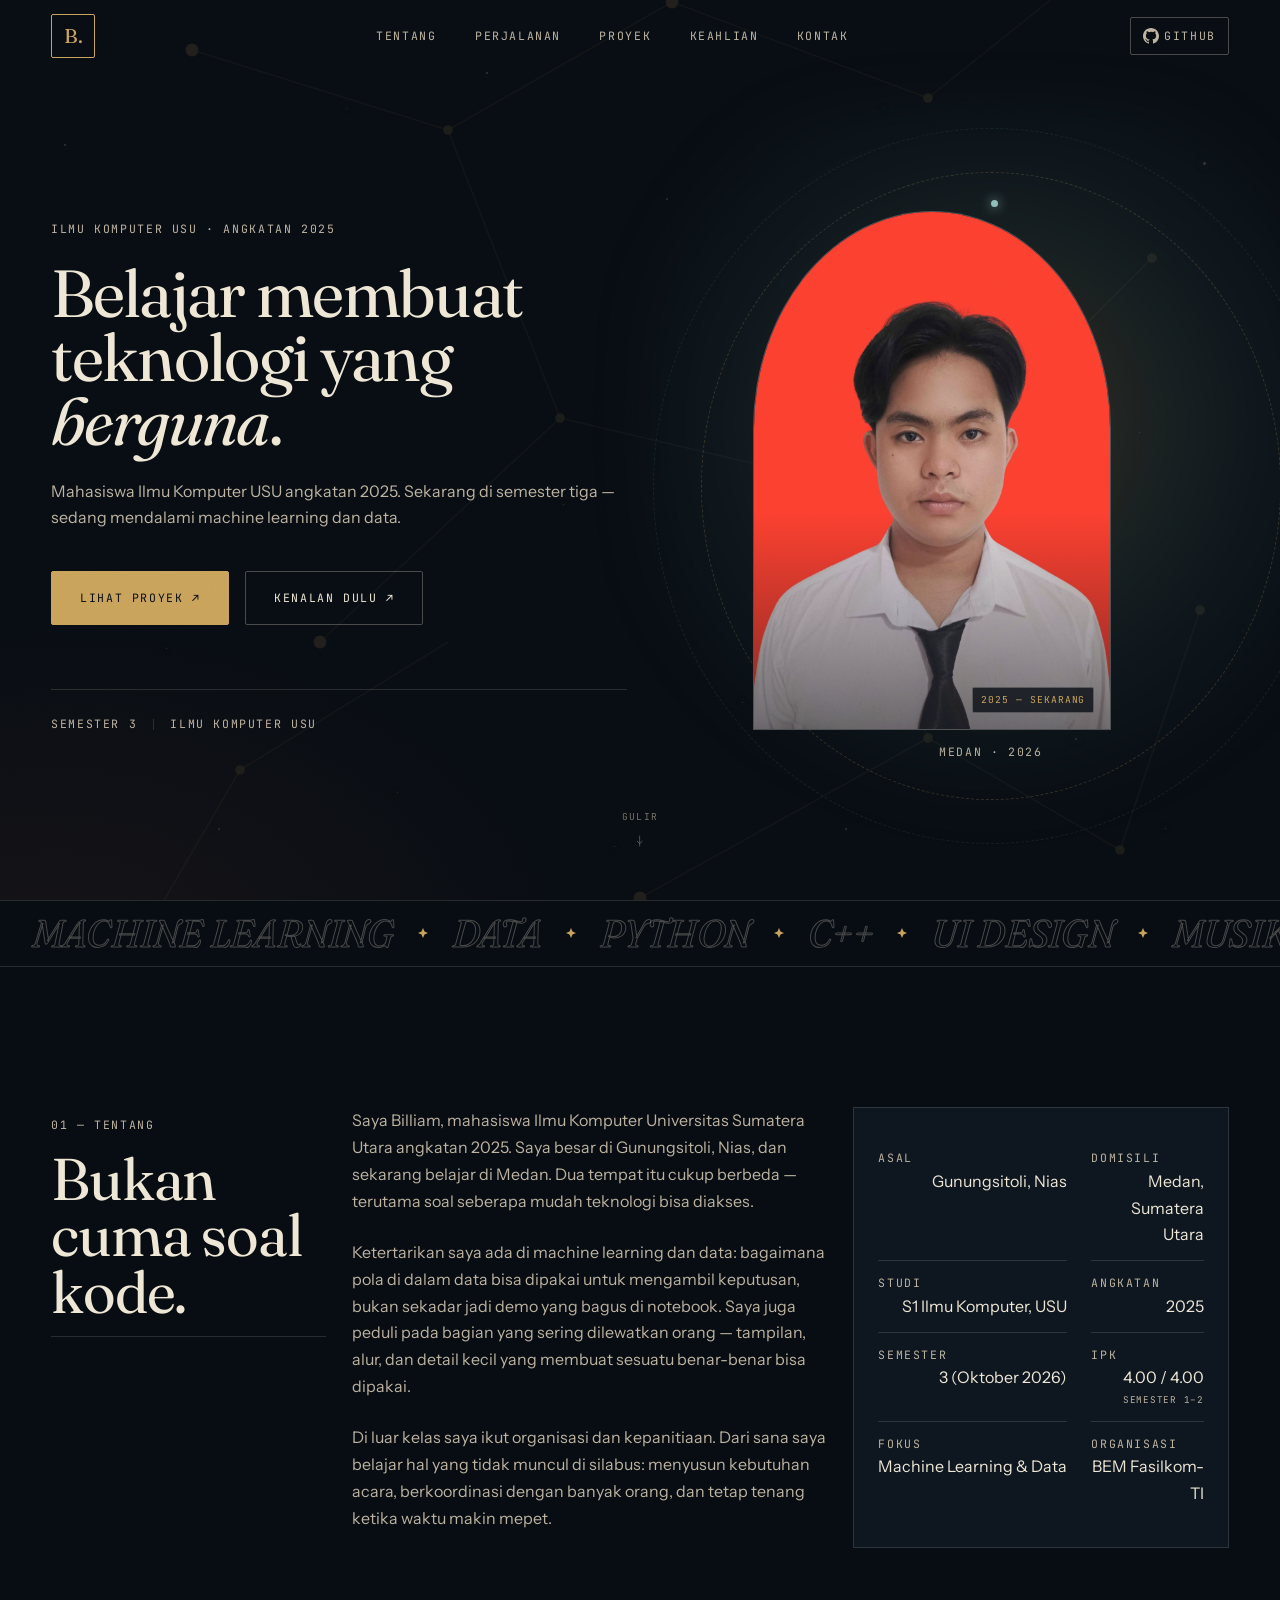
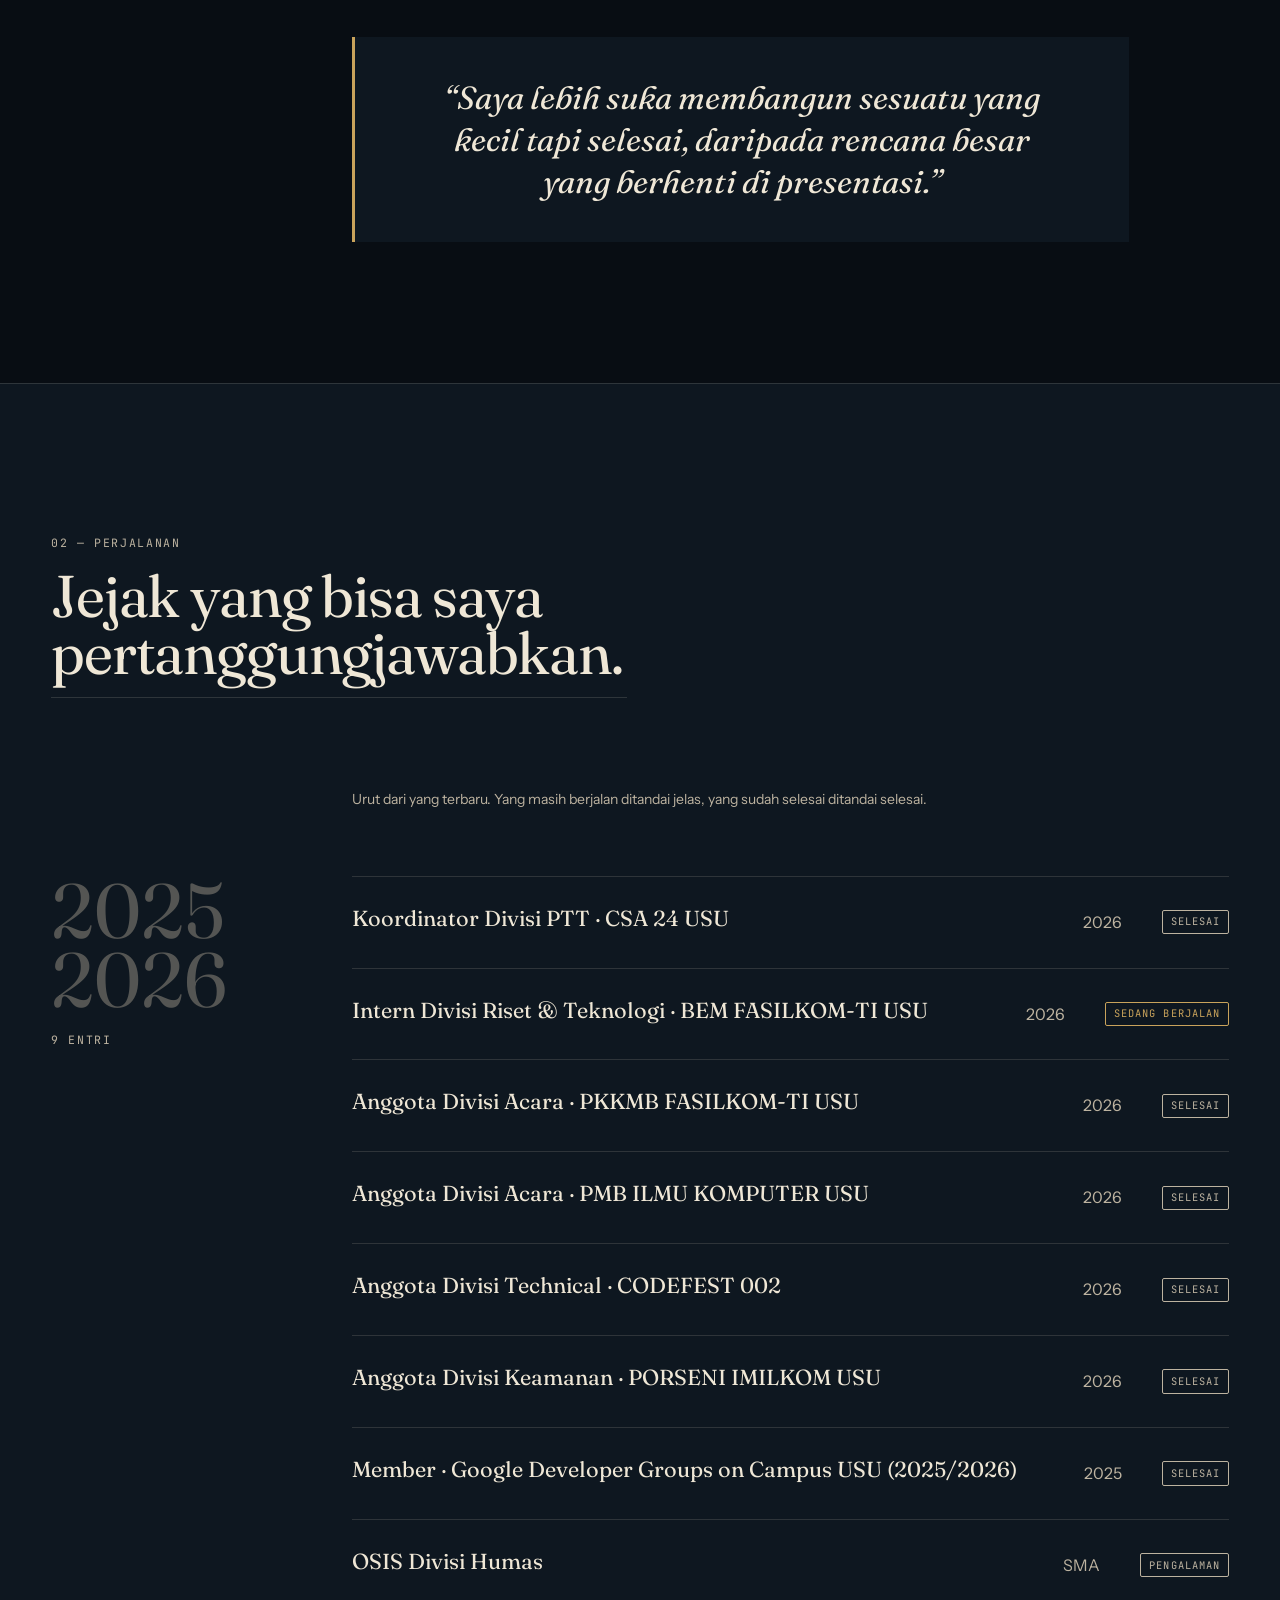
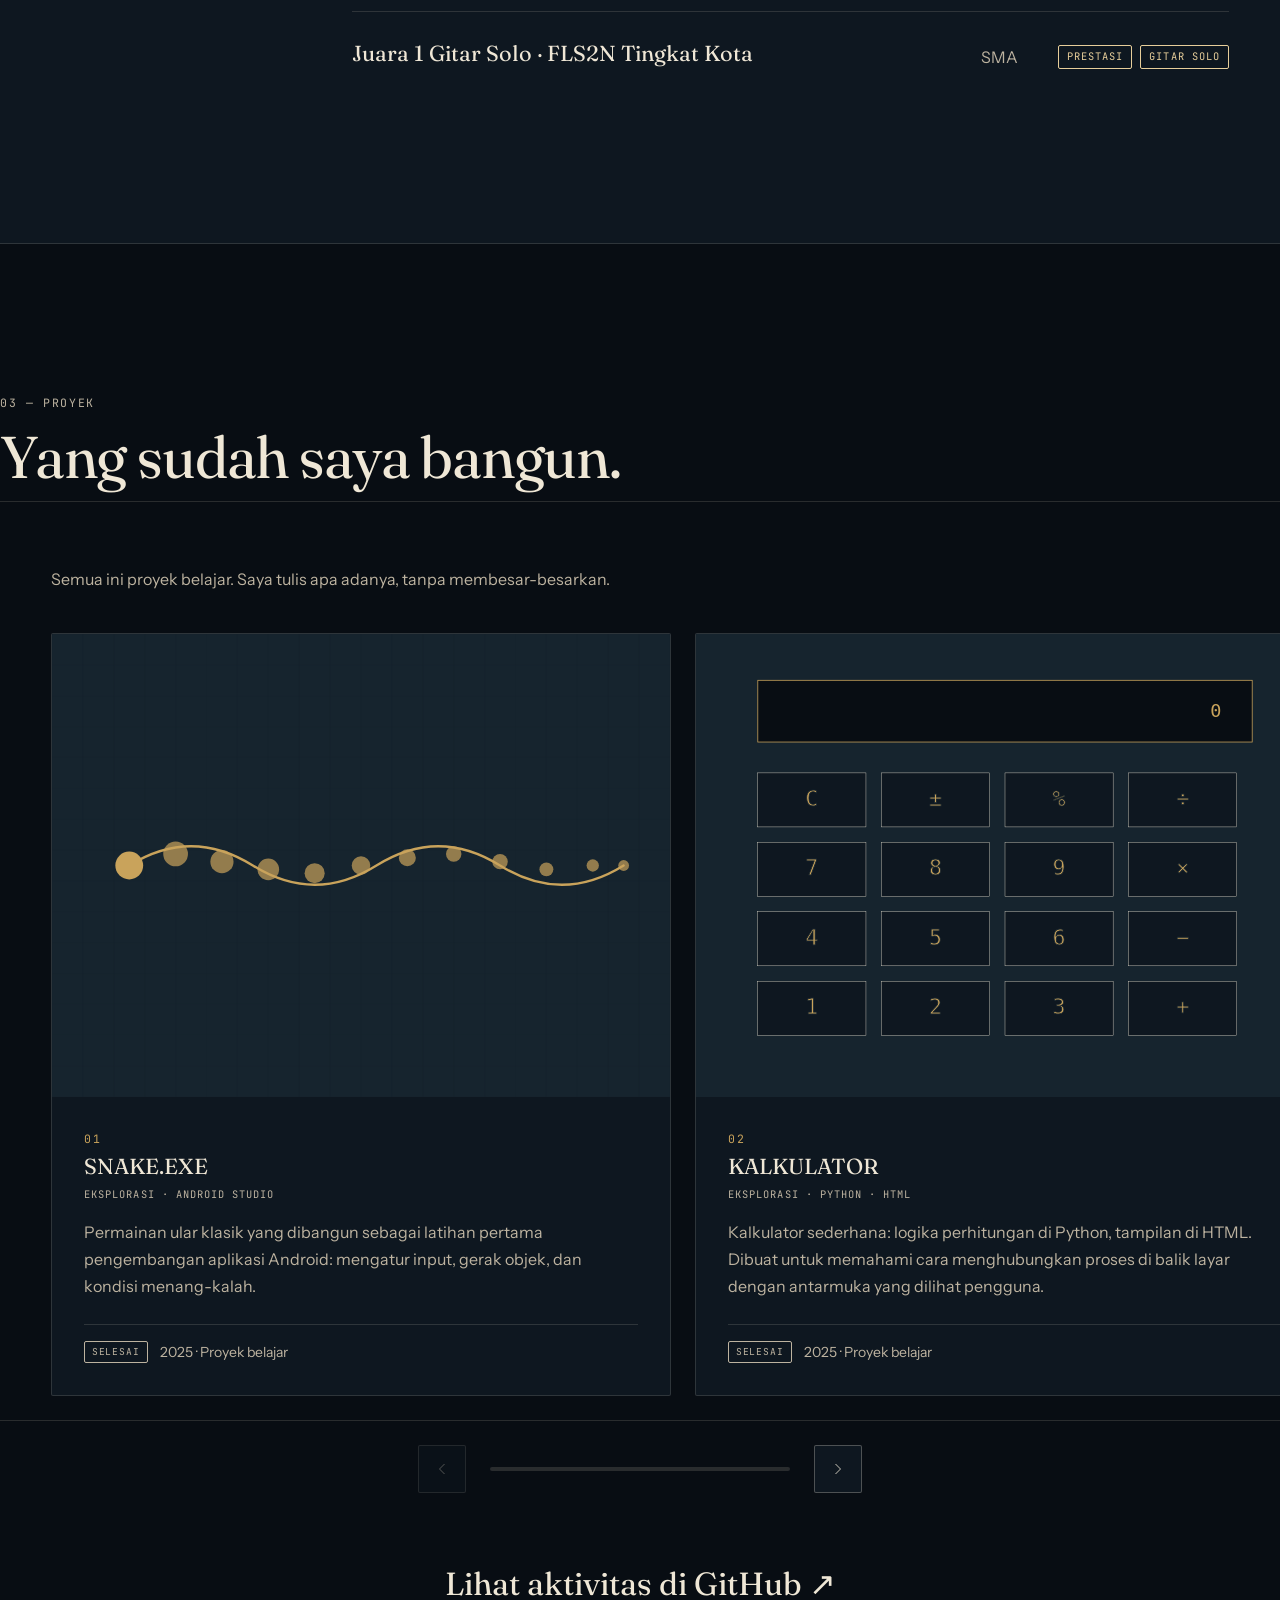
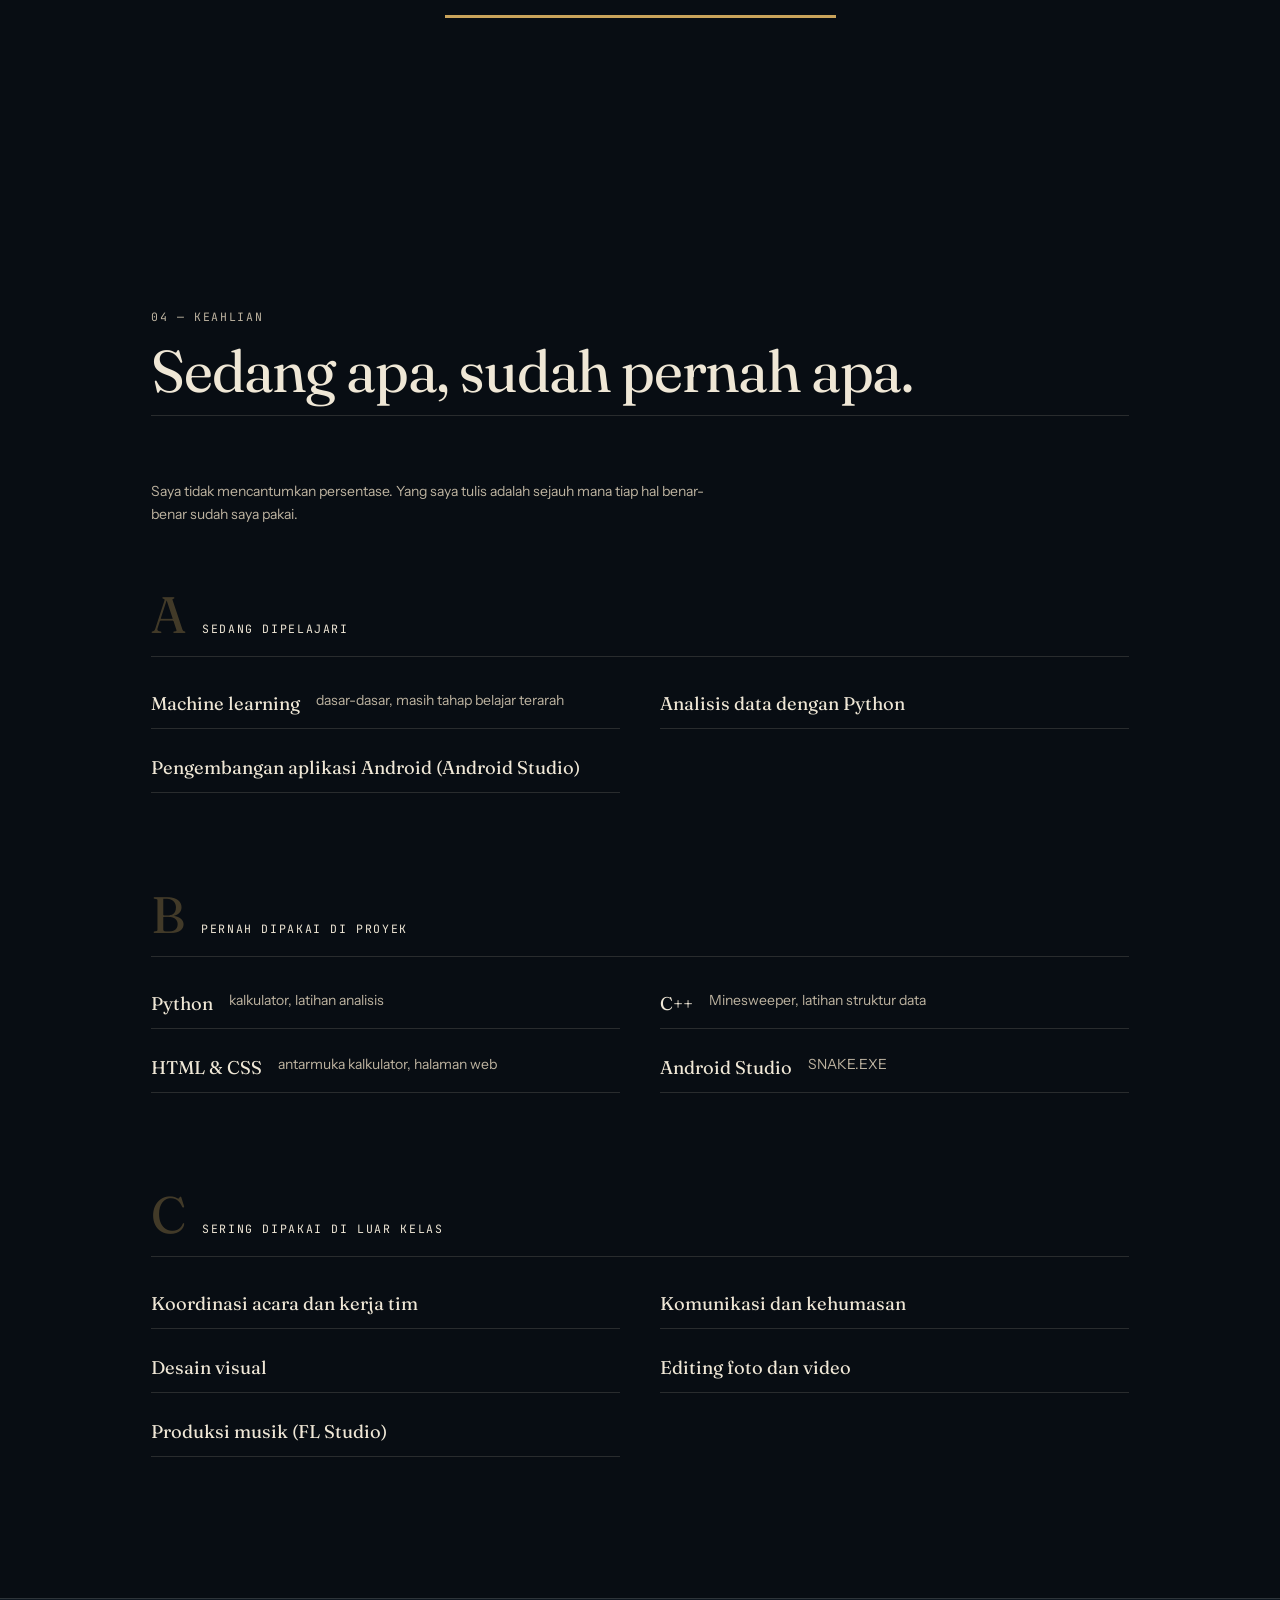
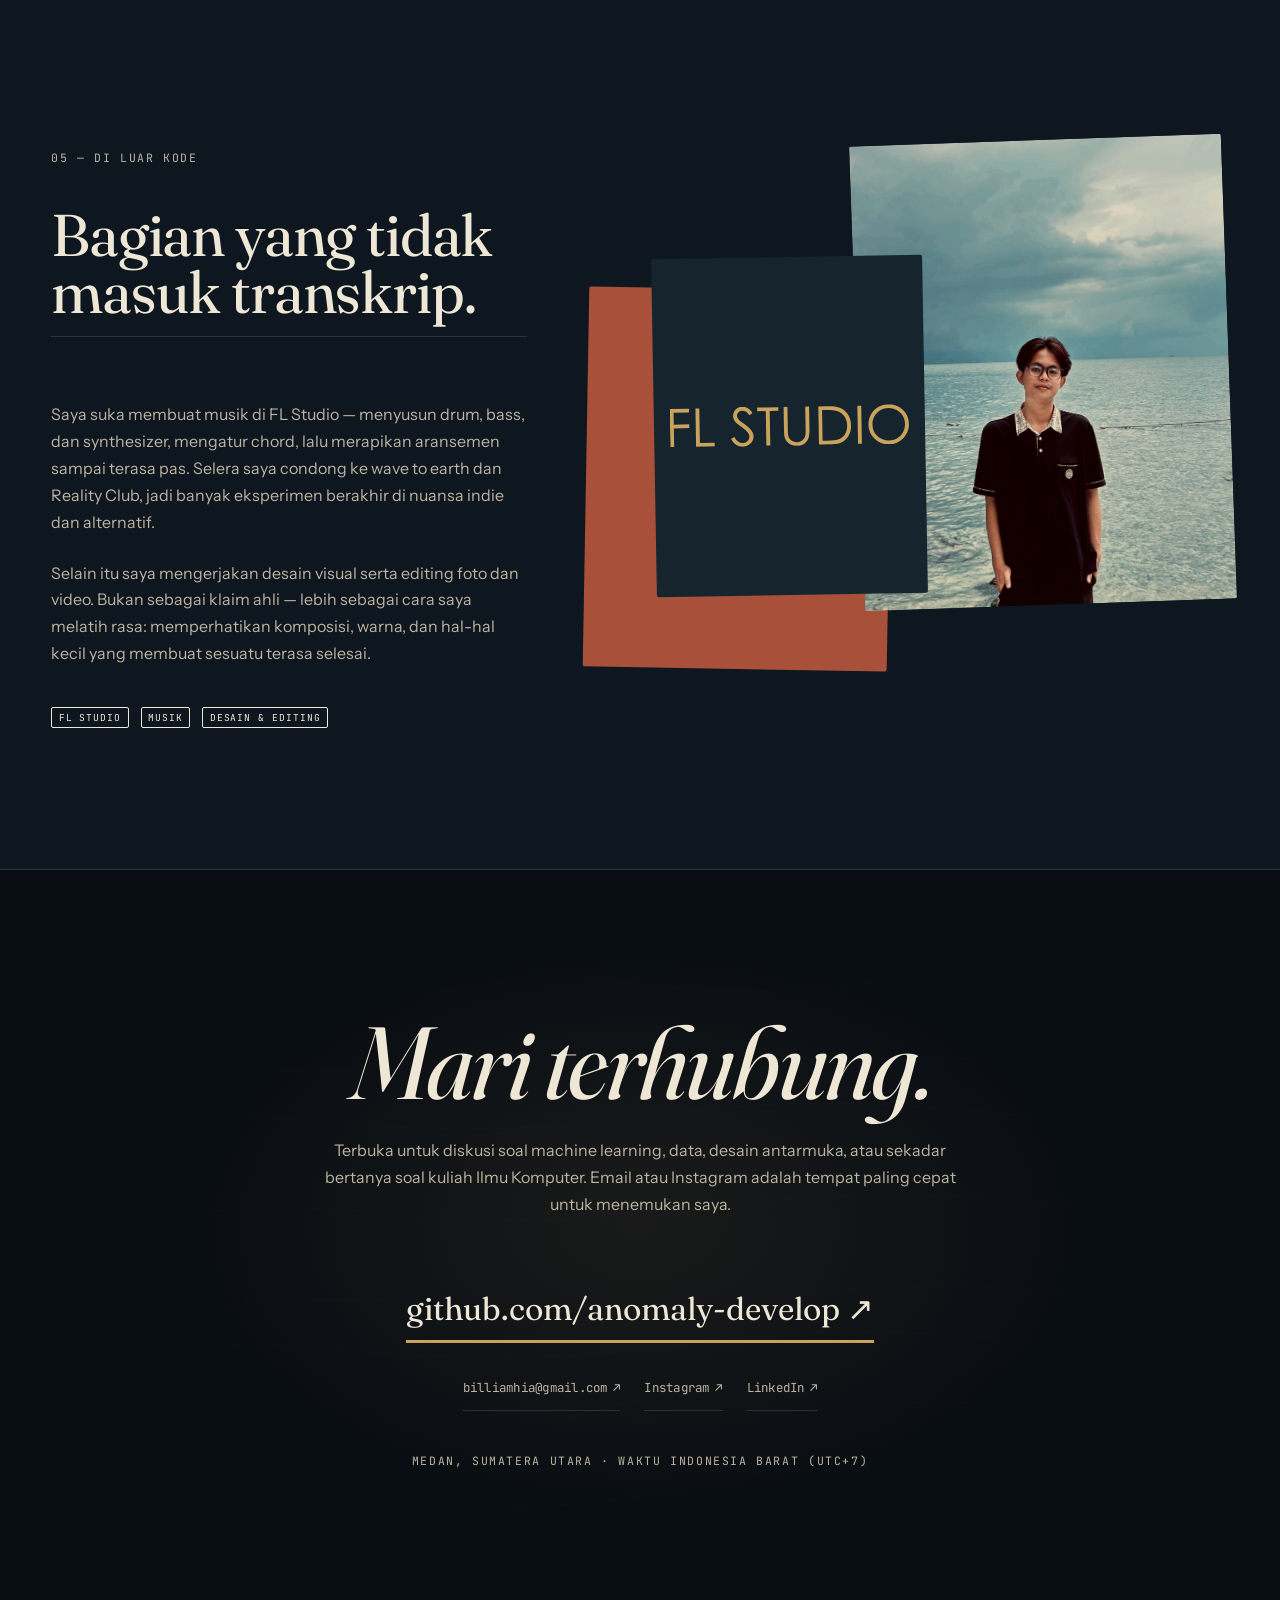
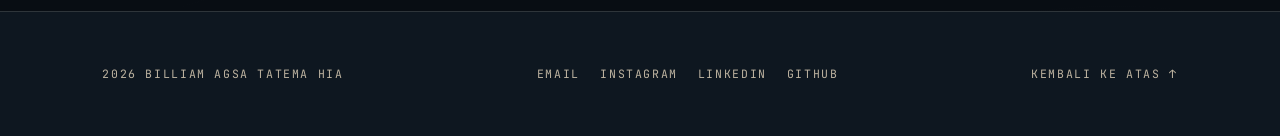
<file: index.html>
<!DOCTYPE html>
<html lang="id">
<head>
  <meta charset="UTF-8">
  <meta name="viewport" content="width=device-width, initial-scale=1.0">
  <meta name="description" content="Portofolio Billiam Agsa Tatema Hia, mahasiswa Ilmu Komputer Universitas Sumatera Utara. Machine learning, data, desain antarmuka, dan pengalaman organisasi.">
  <meta name="theme-color" content="#080D13">
  <title>Billiam Agsa Tatema Hia — Ilmu Komputer USU</title>

  <!-- Preconnect & Fonts -->
  <link rel="preconnect" href="https://fonts.googleapis.com">
  <link rel="preconnect" href="https://fonts.gstatic.com" crossorigin>
  <link rel="stylesheet" href="https://fonts.googleapis.com/css2?family=Fraunces:ital,opsz,wght@0,9..144,100..900;1,9..144,100..900&family=Instrument+Sans:wght@400;500;600&family=JetBrains+Mono:wght@400;500&display=swap" media="print" onload="this.media='all'">
  <noscript><link rel="stylesheet" href="https://fonts.googleapis.com/css2?family=Fraunces:ital,opsz,wght@0,9..144,100..900;1,9..144,100..900&family=Instrument+Sans:wght@400;500;600&family=JetBrains+Mono:wght@400;500&display=swap"></noscript>

  <!-- Favicon -->
  <link rel="icon" type="image/svg+xml" href="./assets/favicon.svg">
  <link rel="apple-touch-icon" href="./assets/favicon.svg">

  <!-- Open Graph -->
  <meta property="og:type" content="profile">
  <meta property="og:title" content="Billiam Agsa Tatema Hia — Ilmu Komputer USU">
  <meta property="og:description" content="Portofolio Billiam Agsa Tatema Hia, mahasiswa Ilmu Komputer Universitas Sumatera Utara. Machine learning, data, desain antarmuka, dan pengalaman organisasi.">
  <meta property="og:image" content="https://anomaly-develop.github.io/portofolio-profesional/assets/og-image.png">
  <meta property="og:image:type" content="image/png">
  <meta property="og:image:width" content="1200">
  <meta property="og:image:height" content="630">
  <meta property="og:url" content="https://anomaly-develop.github.io/portofolio-profesional/">

  <!-- Twitter Card -->
  <meta name="twitter:card" content="summary_large_image">
  <meta name="twitter:title" content="Billiam Agsa Tatema Hia — Ilmu Komputer USU">
  <meta name="twitter:description" content="Portofolio Billiam Agsa Tatema Hia, mahasiswa Ilmu Komputer Universitas Sumatera Utara. Machine learning, data, desain antarmuka, dan pengalaman organisasi.">
  <meta name="twitter:image" content="https://anomaly-develop.github.io/portofolio-profesional/assets/og-image.png">
  <meta name="twitter:image:alt" content="Kartu portofolio Billiam Agsa Tatema Hia">

  <!-- JSON-LD Person -->
  <script type="application/ld+json">
  {
    "@context": "https://schema.org",
    "@type": "Person",
    "name": "Billiam Agsa Tatema Hia",
    "url": "https://github.com/anomaly-develop",
    "email": "mailto:billiamhia@gmail.com",
    "award": "Juara 1 Gitar Solo — FLS2N Tingkat Kota",
    "alumniOf": {
      "@type": "CollegeOrUniversity",
      "name": "Universitas Sumatera Utara",
      "sameAs": "https://www.usu.ac.id"
    },
    "address": {
      "@type": "PostalAddress",
      "addressLocality": "Medan",
      "addressRegion": "Sumatera Utara",
      "addressCountry": "ID"
    },
    "knowsAbout": ["Machine Learning", "Data Analysis", "UI Design", "Android Development", "C++", "Python", "Music Production"],
    "sameAs": [
      "https://github.com/anomaly-develop",
      "https://www.instagram.com/bil.liam_/",
      "https://www.linkedin.com/in/billiam-agsa-tatema-hia-a08867329"
    ]
  }
  </script>

  <!-- Preload hero portrait -->
  <link rel="preload" as="image" href="./assets/foto-formal.jpg" fetchpriority="high">

  <!-- Styles -->
  <script>document.documentElement.classList.add('js');</script>
  <link rel="stylesheet" href="./css/style.css">
</head>
<body>
  <div class="intro" aria-hidden="true">
    <div class="intro-inner">
      <span class="intro-mark">B.</span>
      <span class="intro-line"></span>
      <span class="intro-name">Billiam Agsa Tatema Hia</span>
    </div>
  </div>
  <div class="scroll-progress" aria-hidden="true"><span></span></div>
  <a href="#main" class="skip-link">Lewati ke konten utama</a>

  <header class="site-header" role="banner">
    <a href="#main" class="monogram" aria-label="Billiam — beranda">B.</a>
    <nav class="nav-desktop" role="navigation" aria-label="Navigasi utama">
      <a href="#tentang" aria-current="false">Tentang</a>
      <a href="#perjalanan" aria-current="false">Perjalanan</a>
      <a href="#proyek" aria-current="false">Proyek</a>
      <a href="#keahlian" aria-current="false">Keahlian</a>
      <a href="#kontak" aria-current="false">Kontak</a>
    </nav>
    <a href="https://github.com/anomaly-develop" class="nav-github" target="_blank" rel="noopener noreferrer" data-cursor="link">
      <svg width="16" height="16" viewBox="0 0 24 24" fill="currentColor" aria-hidden="true"><path d="M12 0C5.374 0 0 5.373 0 12c0 5.302 3.438 9.8 8.207 11.387.599.111.793-.261.793-.577v-2.234c-3.338.726-4.033-1.416-4.033-1.416-.546-1.387-1.333-1.756-1.333-1.756-1.089-.745.083-.729.083-.729 1.205.084 1.839 1.237 1.839 1.237 1.07 1.834 2.807 1.304 3.492.997.107-.775.418-1.305.762-1.604-2.665-.305-5.467-1.334-5.467-5.931 0-1.311.469-2.381 1.236-3.221-.124-.305-.536-1.524.117-3.176 0 0 1.008-.322 3.301 1.23A11.509 11.509 0 0112 5.803c1.02.005 2.047.138 3.006.404 2.291-1.552 3.297-1.23 3.297-1.23.653 1.653.242 2.874.118 3.176.77.84 1.235 1.911 1.235 3.221 0 4.609-2.807 5.624-5.479 5.921.43.372.823 1.102.823 2.222v3.293c0 .319.192.694.801.576C20.566 21.797 24 17.3 24 12c0-6.627-5.373-12-12-12z"/></svg>
      GitHub
    </a>
    <button class="nav-toggle" aria-expanded="false" aria-controls="nav-panel" aria-label="Buka menu navigasi">
      <span aria-hidden="true"></span>
    </button>
  </header>

  <div class="nav-panel" id="nav-panel" role="dialog" aria-modal="true" aria-label="Menu navigasi">
    <a href="#tentang">Tentang</a>
    <a href="#perjalanan">Perjalanan</a>
    <a href="#proyek">Proyek</a>
    <a href="#keahlian">Keahlian</a>
    <a href="#kontak">Kontak</a>
    <a href="https://github.com/anomaly-develop" class="nav-github" target="_blank" rel="noopener noreferrer">
      <svg width="16" height="16" viewBox="0 0 24 24" fill="currentColor" aria-hidden="true"><path d="M12 0C5.374 0 0 5.373 0 12c0 5.302 3.438 9.8 8.207 11.387.599.111.793-.261.793-.577v-2.234c-3.338.726-4.033-1.416-4.033-1.416-.546-1.387-1.333-1.756-1.333-1.756-1.089-.745.083-.729.083-.729 1.205.084 1.839 1.237 1.839 1.237 1.07 1.834 2.807 1.304 3.492.997.107-.775.418-1.305.762-1.604-2.665-.305-5.467-1.334-5.467-5.931 0-1.311.469-2.381 1.236-3.221-.124-.305-.536-1.524.117-3.176 0 0 1.008-.322 3.301 1.23A11.509 11.509 0 0112 5.803c1.02.005 2.047.138 3.006.404 2.291-1.552 3.297-1.23 3.297-1.23.653 1.653.242 2.874.118 3.176.77.84 1.235 1.911 1.235 3.221 0 4.609-2.807 5.624-5.479 5.921.43.372.823 1.102.823 2.222v3.293c0 .319.192.694.801.576C20.566 21.797 24 17.3 24 12c0-6.627-5.373-12-12-12z"/></svg>
      GitHub
    </a>
  </div>

  <main id="main" role="main" tabindex="-1">

    <!-- HERO -->
    <section class="hero" aria-labelledby="hero-title">
      <div class="hero-stars" aria-hidden="true">
        <span style="--x:5%;--y:16%;--d:0s;--s:2px"></span>
        <span style="--x:13%;--y:72%;--d:1.2s;--s:1px"></span>
        <span style="--x:22%;--y:34%;--d:2.1s;--s:3px"></span>
        <span style="--x:31%;--y:88%;--d:.6s;--s:1px;--c:var(--teal-bright)"></span>
        <span style="--x:38%;--y:8%;--d:1.8s;--s:2px"></span>
        <span style="--x:44%;--y:56%;--d:3s;--s:1px"></span>
        <span style="--x:52%;--y:22%;--d:.9s;--s:2px;--c:var(--teal-bright)"></span>
        <span style="--x:58%;--y:78%;--d:2.6s;--s:1px"></span>
        <span style="--x:63%;--y:42%;--d:1.5s;--s:3px"></span>
        <span style="--x:69%;--y:12%;--d:.3s;--s:1px;--c:var(--rust-bright)"></span>
        <span style="--x:74%;--y:64%;--d:2.2s;--s:2px"></span>
        <span style="--x:79%;--y:30%;--d:1.1s;--s:1px"></span>
        <span style="--x:84%;--y:82%;--d:3.4s;--s:2px;--c:var(--teal-bright)"></span>
        <span style="--x:89%;--y:48%;--d:.7s;--s:1px"></span>
        <span style="--x:94%;--y:18%;--d:2.9s;--s:3px"></span>
        <span style="--x:97%;--y:70%;--d:1.9s;--s:1px;--c:var(--rust-bright)"></span>
        <span style="--x:9%;--y:46%;--d:3.2s;--s:1px"></span>
        <span style="--x:27%;--y:12%;--d:.4s;--s:1px;--c:var(--teal-bright)"></span>
        <span style="--x:48%;--y:94%;--d:2.4s;--s:1px"></span>
        <span style="--x:66%;--y:92%;--d:1.3s;--s:2px"></span>
        <span style="--x:91%;--y:92%;--d:2.7s;--s:1px"></span>
        <span style="--x:17%;--y:92%;--d:3.6s;--s:2px;--c:var(--teal-bright)"></span>
      </div>
      <div class="hero-content">
        <p class="eyebrow hero-eyebrow">ILMU KOMPUTER USU · ANGKATAN 2025</p>
        <h1 id="hero-title">Belajar membuat teknologi yang <em>berguna</em>.</h1>
        <p class="hero-sub">Mahasiswa Ilmu Komputer USU angkatan 2025. Sekarang di semester tiga — sedang mendalami machine learning dan data.</p>
        <div class="hero-ctas">
          <a href="#proyek" class="btn btn-primary" data-cursor="link">Lihat proyek <span class="arrow">↗</span></a>
          <a href="#tentang" class="btn btn-secondary" data-cursor="link">Kenalan dulu <span class="arrow">↗</span></a>
        </div>
        <div class="hero-meta">
          <span>SEMESTER 3</span>
          <span>ILMU KOMPUTER USU</span>
        </div>
      </div>
      <div class="hero-portrait">
        <div class="portrait-glow" aria-hidden="true"></div>
        <div class="portrait-orbit portrait-orbit--1" aria-hidden="true"></div>
        <div class="portrait-orbit portrait-orbit--2" aria-hidden="true"></div>
        <div class="portrait-frame">
          <img src="./assets/foto-formal.jpg" alt="Billiam Agsa Tatema Hia, foto formal latar merah" width="520" height="754" loading="eager">
          <div class="portrait-overlay" aria-hidden="true"></div>
          <span class="portrait-label">2025 — SEKARANG</span>
        </div>
        <p class="portrait-caption">Medan · 2026</p>
      </div>
      <div class="scroll-hint" aria-hidden="true">
        <span>GULIR</span>
        <svg viewBox="0 0 24 24"><path d="M12 4v16M8 12l4 4 4-4"/></svg>
      </div>
    </section>

    <!-- MARQUEE -->
    <div class="marquee" aria-hidden="true">
      <div class="marquee-track">
        <!-- First copy -->
        <span class="marquee-item">MACHINE LEARNING<img class="marquee-separator" src="./assets/star-separator.svg" alt=""><span>DATA</span><img class="marquee-separator" src="./assets/star-separator.svg" alt=""><span>PYTHON</span><img class="marquee-separator" src="./assets/star-separator.svg" alt=""><span>C++</span><img class="marquee-separator" src="./assets/star-separator.svg" alt=""><span>UI DESIGN</span><img class="marquee-separator" src="./assets/star-separator.svg" alt=""><span>MUSIK</span><img class="marquee-separator" src="./assets/star-separator.svg" alt=""><span>FL STUDIO</span><img class="marquee-separator" src="./assets/star-separator.svg" alt=""><span>ORGANISASI</span></span>
        <!-- Second copy for seamless loop -->
        <span class="marquee-item">MACHINE LEARNING<img class="marquee-separator" src="./assets/star-separator.svg" alt=""><span>DATA</span><img class="marquee-separator" src="./assets/star-separator.svg" alt=""><span>PYTHON</span><img class="marquee-separator" src="./assets/star-separator.svg" alt=""><span>C++</span><img class="marquee-separator" src="./assets/star-separator.svg" alt=""><span>UI DESIGN</span><img class="marquee-separator" src="./assets/star-separator.svg" alt=""><span>MUSIK</span><img class="marquee-separator" src="./assets/star-separator.svg" alt=""><span>FL STUDIO</span><img class="marquee-separator" src="./assets/star-separator.svg" alt=""><span>ORGANISASI</span></span>
      </div>
    </div>

    <!-- ABOUT (TENTANG) -->
    <section id="tentang" class="about reveal" aria-labelledby="tentang-title">
      <div class="wrap">
        <header class="section-header">
          <p class="eyebrow section-label">01 — TENTANG</p>
          <h2 id="tentang-title">Bukan cuma soal kode.</h2>
          <hr class="rule" aria-hidden="true">
        </header>
        <div class="about-text">
          <p>Saya Billiam, mahasiswa Ilmu Komputer Universitas Sumatera Utara angkatan 2025. Saya besar di Gunungsitoli, Nias, dan sekarang belajar di Medan. Dua tempat itu cukup berbeda — terutama soal seberapa mudah teknologi bisa diakses.</p>
          <p>Ketertarikan saya ada di machine learning dan data: bagaimana pola di dalam data bisa dipakai untuk mengambil keputusan, bukan sekadar jadi demo yang bagus di notebook. Saya juga peduli pada bagian yang sering dilewatkan orang — tampilan, alur, dan detail kecil yang membuat sesuatu benar-benar bisa dipakai.</p>
          <p>Di luar kelas saya ikut organisasi dan kepanitiaan. Dari sana saya belajar hal yang tidak muncul di silabus: menyusun kebutuhan acara, berkoordinasi dengan banyak orang, dan tetap tenang ketika waktu makin mepet.</p>
        </div>
        <div class="about-facts">
          <div class="facts-panel">
            <dl>
              <div><dt>Asal</dt><dd>Gunungsitoli, Nias</dd></div>
              <div><dt>Domisili</dt><dd>Medan, Sumatera Utara</dd></div>
              <div><dt>Studi</dt><dd>S1 Ilmu Komputer, USU</dd></div>
              <div><dt>Angkatan</dt><dd>2025</dd></div>
              <div><dt>Semester</dt><dd>3 (Oktober 2026)</dd></div>
              <div><dt>IPK</dt><dd>4.00 / 4.00 <span class="fact-note">Semester 1–2</span></dd></div>
              <div><dt>Fokus</dt><dd>Machine Learning &amp; Data</dd></div>
              <div><dt>Organisasi</dt><dd>BEM Fasilkom-TI</dd></div>
            </dl>
          </div>
        </div>
        <blockquote class="pull-quote">
          “Saya lebih suka membangun sesuatu yang kecil tapi selesai, daripada rencana besar yang berhenti di presentasi.”
        </blockquote>
      </div>
    </section>

    <!-- JOURNEY (PERJALANAN) -->
    <section id="perjalanan" class="journey reveal" aria-labelledby="perjalanan-title">
      <div class="wrap">
        <header class="section-header">
          <p class="eyebrow section-label">02 — PERJALANAN</p>
          <h2 id="perjalanan-title">Jejak yang bisa saya pertanggungjawabkan.</h2>
          <hr class="rule" aria-hidden="true">
        </header>
        <p class="body-sm journey-intro">Urut dari yang terbaru. Yang masih berjalan ditandai jelas, yang sudah selesai ditandai selesai.</p>
        <div class="journey-years">
          <p class="year-label">2025<br>2026</p>
          <p class="year-count">9 entri</p>
        </div>
        <div class="journey-entries">
          <article class="journey-entry reveal">
            <h3 class="entry-title">Koordinator Divisi PTT · CSA 24 USU</h3>
            <p class="entry-org">2026</p>
            <div class="entry-tags"><span class="tag tag--selesai">SELESAI</span></div>
          </article>
          <article class="journey-entry reveal">
            <h3 class="entry-title">Intern Divisi Riset & Teknologi · BEM FASILKOM-TI USU</h3>
            <p class="entry-org">2026</p>
            <div class="entry-tags"><span class="tag tag--sedang">SEDANG BERJALAN</span></div>
          </article>
          <article class="journey-entry reveal">
            <h3 class="entry-title">Anggota Divisi Acara · PKKMB FASILKOM-TI USU</h3>
            <p class="entry-org">2026</p>
            <div class="entry-tags"><span class="tag tag--selesai">SELESAI</span></div>
          </article>
          <article class="journey-entry reveal">
            <h3 class="entry-title">Anggota Divisi Acara · PMB ILMU KOMPUTER USU</h3>
            <p class="entry-org">2026</p>
            <div class="entry-tags"><span class="tag tag--selesai">SELESAI</span></div>
          </article>
          <article class="journey-entry reveal">
            <h3 class="entry-title">Anggota Divisi Technical · CODEFEST 002</h3>
            <p class="entry-org">2026</p>
            <div class="entry-tags"><span class="tag tag--selesai">SELESAI</span></div>
          </article>
          <article class="journey-entry reveal">
            <h3 class="entry-title">Anggota Divisi Keamanan · PORSENI IMILKOM USU</h3>
            <p class="entry-org">2026</p>
            <div class="entry-tags"><span class="tag tag--selesai">SELESAI</span></div>
          </article>
          <article class="journey-entry reveal">
            <h3 class="entry-title">Member · Google Developer Groups on Campus USU (2025/2026)</h3>
            <p class="entry-org">2025</p>
            <div class="entry-tags"><span class="tag tag--selesai">SELESAI</span></div>
          </article>
          <article class="journey-entry reveal">
            <h3 class="entry-title">OSIS Divisi Humas</h3>
            <p class="entry-org">SMA</p>
            <div class="entry-tags"><span class="tag tag--pengalaman">PENGALAMAN</span></div>
          </article>
          <article class="journey-entry reveal">
            <h3 class="entry-title">Juara 1 Gitar Solo · FLS2N Tingkat Kota</h3>
            <p class="entry-org">SMA</p>
            <div class="entry-tags"><span class="tag tag--prestasi">PRESTASI</span><span class="tag tag--prestasi">GITAR SOLO</span></div>
          </article>
        </div>
      </div>
    </section>

    <!-- PROJECTS (PROYEK) -->
    <section id="proyek" class="projects reveal" aria-labelledby="proyek-title">
      <div class="wrap">
        <header class="section-header">
          <p class="eyebrow section-label">03 — PROYEK</p>
          <h2 id="proyek-title">Yang sudah saya bangun.</h2>
          <hr class="rule" aria-hidden="true">
        </header>
        <p class="projects-intro">Semua ini proyek belajar. Saya tulis apa adanya, tanpa membesar-besarkan.</p>
        <div class="projects-track" role="list" aria-label="Daftar proyek" tabindex="0">
          <article class="project-card" role="listitem" data-cursor="link">
            <div class="project-card-image">
              <img src="./assets/project-snake.svg" alt="" aria-hidden="true" width="800" height="600" loading="lazy">
            </div>
            <div class="project-card-content">
              <p class="project-number">01</p>
              <h3 class="project-title">SNAKE.EXE</h3>
              <p class="project-tech">EKSPLORASI · ANDROID STUDIO</p>
              <p class="project-desc">Permainan ular klasik yang dibangun sebagai latihan pertama pengembangan aplikasi Android: mengatur input, gerak objek, dan kondisi menang-kalah.</p>
              <div class="project-status">
                <span class="tag tag--selesai">SELESAI</span>
                <span class="body-sm">2025 · Proyek belajar</span>
              </div>
            </div>
          </article>
          <article class="project-card" role="listitem" data-cursor="link">
            <div class="project-card-image">
              <img src="./assets/project-calculator.svg" alt="" aria-hidden="true" width="800" height="600" loading="lazy">
            </div>
            <div class="project-card-content">
              <p class="project-number">02</p>
              <h3 class="project-title">KALKULATOR</h3>
              <p class="project-tech">EKSPLORASI · PYTHON · HTML</p>
              <p class="project-desc">Kalkulator sederhana: logika perhitungan di Python, tampilan di HTML. Dibuat untuk memahami cara menghubungkan proses di balik layar dengan antarmuka yang dilihat pengguna.</p>
              <div class="project-status">
                <span class="tag tag--selesai">SELESAI</span>
                <span class="body-sm">2025 · Proyek belajar</span>
              </div>
            </div>
          </article>
          <article class="project-card" role="listitem" data-cursor="link">
            <div class="project-card-image">
              <img src="./assets/project-minesweeper.svg" alt="" aria-hidden="true" width="800" height="600" loading="lazy">
            </div>
            <div class="project-card-content">
              <p class="project-number">03</p>
              <h3 class="project-title">MINESWEEPER</h3>
              <p class="project-tech">EKSPLORASI · C++</p>
              <p class="project-desc">Implementasi Minesweeper untuk melatih logika permainan, rekursi saat membuka petak kosong, dan pengelolaan struktur data sederhana.</p>
              <div class="project-status">
                <span class="tag tag--selesai">SELESAI</span>
                <span class="body-sm">2025 · Proyek belajar</span>
              </div>
            </div>
          </article>
        </div>
        <div class="project-controls" aria-label="Kontrol carousel proyek">
          <button class="project-btn project-btn--prev" aria-label="Proyek sebelumnya" data-cursor="link">
            <svg viewBox="0 0 24 24"><path d="M15 18l-6-6 6-6"/></svg>
          </button>
          <div class="project-progress" role="progressbar" aria-valuenow="0" aria-valuemin="0" aria-valuemax="100" aria-label="Posisi carousel">
            <div class="project-progress-bar"></div>
          </div>
          <button class="project-btn project-btn--next" aria-label="Proyek selanjutnya" data-cursor="link">
            <svg viewBox="0 0 24 24"><path d="M9 6l6 6-6 6"/></svg>
          </button>
        </div>
        <p style="text-align: center; margin-top: var(--s-4);">
          <a href="https://github.com/anomaly-develop" class="contact-cta" target="_blank" rel="noopener noreferrer" data-cursor="link">Lihat aktivitas di GitHub ↗</a>
        </p>
      </div>
    </section>

    <!-- SKILLS (KEAHLIAN) -->
    <section id="keahlian" class="skills reveal" aria-labelledby="keahlian-title">
      <div class="wrap">
        <header class="section-header">
          <p class="eyebrow section-label">04 — KEAHLIAN</p>
          <h2 id="keahlian-title">Sedang apa, sudah pernah apa.</h2>
          <hr class="rule" aria-hidden="true">
        </header>
        <p class="body-sm" style="margin-bottom: var(--s-5); max-width: 64ch;">Saya tidak mencantumkan persentase. Yang saya tulis adalah sejauh mana tiap hal benar-benar sudah saya pakai.</p>

        <div class="skills-block">
          <header class="skills-block-header">
            <span class="skills-block-number" aria-hidden="true">A</span>
            <h3 class="skills-block-title">Sedang dipelajari</h3>
          </header>
          <div class="skills-list">
            <div class="skill-item"><span class="skill-name">Machine learning</span><span class="skill-desc">dasar-dasar, masih tahap belajar terarah</span></div>
            <div class="skill-item"><span class="skill-name">Analisis data dengan Python</span><span class="skill-desc"></span></div>
            <div class="skill-item"><span class="skill-name">Pengembangan aplikasi Android (Android Studio)</span><span class="skill-desc"></span></div>
          </div>
        </div>

        <div class="skills-block">
          <header class="skills-block-header">
            <span class="skills-block-number" aria-hidden="true">B</span>
            <h3 class="skills-block-title">Pernah dipakai di proyek</h3>
          </header>
          <div class="skills-list">
            <div class="skill-item"><span class="skill-name">Python</span><span class="skill-desc">kalkulator, latihan analisis</span></div>
            <div class="skill-item"><span class="skill-name">C++</span><span class="skill-desc">Minesweeper, latihan struktur data</span></div>
            <div class="skill-item"><span class="skill-name">HTML & CSS</span><span class="skill-desc">antarmuka kalkulator, halaman web</span></div>
            <div class="skill-item"><span class="skill-name">Android Studio</span><span class="skill-desc">SNAKE.EXE</span></div>
          </div>
        </div>

        <div class="skills-block">
          <header class="skills-block-header">
            <span class="skills-block-number" aria-hidden="true">C</span>
            <h3 class="skills-block-title">Sering dipakai di luar kelas</h3>
          </header>
          <div class="skills-list">
            <div class="skill-item"><span class="skill-name">Koordinasi acara dan kerja tim</span><span class="skill-desc"></span></div>
            <div class="skill-item"><span class="skill-name">Komunikasi dan kehumasan</span><span class="skill-desc"></span></div>
            <div class="skill-item"><span class="skill-name">Desain visual</span><span class="skill-desc"></span></div>
            <div class="skill-item"><span class="skill-name">Editing foto dan video</span><span class="skill-desc"></span></div>
            <div class="skill-item"><span class="skill-name">Produksi musik (FL Studio)</span><span class="skill-desc"></span></div>
          </div>
        </div>
      </div>
    </section>

    <!-- CREATIVE (DI LUAR KODE) -->
    <section id="kreatif" class="creative reveal" aria-labelledby="kreatif-title">
      <div class="wrap">
        <div class="creative-text">
          <header class="section-header">
            <p class="eyebrow section-label">05 — DI LUAR KODE</p>
            <h2 id="kreatif-title">Bagian yang tidak masuk transkrip.</h2>
            <hr class="rule" aria-hidden="true">
          </header>
          <p>Saya suka membuat musik di FL Studio — menyusun drum, bass, dan synthesizer, mengatur chord, lalu merapikan aransemen sampai terasa pas. Selera saya condong ke wave to earth dan Reality Club, jadi banyak eksperimen berakhir di nuansa indie dan alternatif.</p>
          <p>Selain itu saya mengerjakan desain visual serta editing foto dan video. Bukan sebagai klaim ahli — lebih sebagai cara saya melatih rasa: memperhatikan komposisi, warna, dan hal-hal kecil yang membuat sesuatu terasa selesai.</p>
          <div class="creative-labels">
            <span class="tag">FL STUDIO</span>
            <span class="tag">MUSIK</span>
            <span class="tag">DESAIN & EDITING</span>
          </div>
        </div>
        <div class="creative-collage" aria-hidden="true">
          <div class="collage-panel collage-panel--1">
            <img src="./assets/foto-casual.jpg" alt="" width="1170" height="2080" loading="lazy">
          </div>
          <div class="collage-panel collage-panel--2" aria-hidden="true"></div>
          <div class="collage-panel collage-panel--3">
            <img class="collage-logo" src="./assets/fl-studio-logo.svg" alt="" width="1493" height="253" loading="lazy" decoding="async">
          </div>
        </div>
      </div>
    </section>

    <!-- CONTACT (KONTAK) -->
    <section id="kontak" class="contact reveal" aria-labelledby="kontak-title">
      <div class="wrap">
        <h2 id="kontak-title">Mari terhubung.</h2>
        <p class="contact-body">Terbuka untuk diskusi soal machine learning, data, desain antarmuka, atau sekadar bertanya soal kuliah Ilmu Komputer. Email atau Instagram adalah tempat paling cepat untuk menemukan saya.</p>
        <a href="https://github.com/anomaly-develop" class="contact-cta" target="_blank" rel="noopener noreferrer" data-cursor="link">github.com/anomaly-develop ↗</a>
        <div class="contact-socials">
          <a href="mailto:billiamhia@gmail.com" class="contact-social" data-cursor="link">billiamhia@gmail.com <span aria-hidden="true">↗</span></a>
          <a href="https://www.instagram.com/bil.liam_/" class="contact-social" target="_blank" rel="noopener noreferrer" data-cursor="link">Instagram <span aria-hidden="true">↗</span></a>
          <a href="https://www.linkedin.com/in/billiam-agsa-tatema-hia-a08867329" class="contact-social" target="_blank" rel="noopener noreferrer" data-cursor="link">LinkedIn <span aria-hidden="true">↗</span></a>
        </div>
        <p class="contact-location">Medan, Sumatera Utara · Waktu Indonesia Barat (UTC+7)</p>
      </div>
    </section>

  </main>

  <!-- FOOTER -->
  <footer class="site-footer" role="contentinfo">
    <div class="wrap">
      <div class="footer-left"><span id="year">2026</span> Billiam Agsa Tatema Hia</div>
      <div class="footer-social">
        <a href="mailto:billiamhia@gmail.com" data-cursor="link">Email</a>
        <a href="https://www.instagram.com/bil.liam_/" target="_blank" rel="noopener noreferrer" data-cursor="link">Instagram</a>
        <a href="https://www.linkedin.com/in/billiam-agsa-tatema-hia-a08867329" target="_blank" rel="noopener noreferrer" data-cursor="link">LinkedIn</a>
        <a href="https://github.com/anomaly-develop" target="_blank" rel="noopener noreferrer" data-cursor="link">GitHub</a>
      </div>
      <div class="footer-right"><a href="#main" data-cursor="link">Kembali ke atas ↑</a></div>
    </div>
  </footer>

  <script src="./js/main.js" defer></script>
</body>
</html>
</file>
<file: css/style.css>
/* ==========================================================================
   DESIGN TOKENS — from DESIGN.md §2
   ========================================================================== */
:root{
  /* warna */
  --ink:        #080D13;   /* latar utama */
  --ink-2:      #0E1720;   /* latar panel */
  --ink-3:      #16242E;   /* garis tebal / hover */
  --parchment:  #EFE7D6;   /* teks utama */
  --parchment-2:#BDB3A0;   /* teks sekunder */
  --brass:      #C9A35B;   /* aksen utama */
  --brass-2:    #E7CE9A;   /* aksen terang */
  --rust:       #A9503A;   /* aksen status / tanda */
  --teal:       #4C7A78;   /* aksen dingin sekunder */
  --teal-bright:#8FBDB8;   /* teal untuk teks kecil (kontras >= 4.5) */
  --rust-bright:#D98B6E;   /* rust untuk teks kecil (kontras >= 4.5) */
  --line:       rgba(239,231,214,.14);
  --line-strong:rgba(239,231,214,.28);

  /* tipografi */
  --f-display: "Fraunces", Georgia, "Times New Roman", serif;
  --f-body:    "Instrument Sans", system-ui, -apple-system, "Segoe UI", sans-serif;
  --f-mono:    "JetBrains Mono", ui-monospace, "Cascadia Code", monospace;

  --fs-hero: clamp(2.5rem, 5.8vw, 4.8rem);
  --fs-h2:   clamp(2rem, 4.6vw, 3.9rem);
  --fs-h3:   clamp(1.25rem, 1.7vw, 1.6rem);
  --fs-body: clamp(1rem, 1.05vw, 1.075rem);
  --fs-meta: .72rem;
  --lh-tight: .96;
  --lh-body: 1.68;

  /* ruang */
  --gutter: clamp(1.25rem, 4vw, 4rem);
  --maxw: 1360px;
  --s-1:.5rem; --s-2:1rem; --s-3:1.5rem; --s-4:2.5rem;
  --s-5:4rem;  --s-6:6rem; --s-7:9rem;
  --sec-y: clamp(5rem, 11vw, 10rem);

  /* lain */
  --r-arch: 50% 50% 0 0 / 42% 42% 0 0;
  --ease: cubic-bezier(.22,.61,.36,1);
  --dur: .7s;
}

/* ==========================================================================
   RESET & BASE
   ========================================================================== */
*, *::before, *::after { box-sizing: border-box; }
html { scroll-behavior: smooth; }
@media (prefers-reduced-motion: reduce) {
  html { scroll-behavior: auto; }
}
body {
  margin: 0;
  background: var(--ink);
  color: var(--parchment);
  font-family: var(--f-body);
  font-size: var(--fs-body);
  line-height: var(--lh-body);
  -webkit-font-smoothing: antialiased;
  -moz-osx-font-smoothing: grayscale;
  text-rendering: optimizeLegibility;
}
img, picture, video, canvas, svg { display: block; max-width: 100%; }
a { color: inherit; text-decoration: none; }
button { font: inherit; background: none; border: none; cursor: pointer; }
ul, ol { margin: 0; padding: 0; list-style: none; }
h1, h2, h3, h4, h5, h6 { margin: 0; font-weight: 400; line-height: var(--lh-tight); }
p { margin: 0; }
address { font-style: normal; }

/* ==========================================================================
   TYPOGRAPHY SCALE
   ========================================================================== */
h1 { font-family: var(--f-display); font-size: var(--fs-hero); letter-spacing: -.025em; }
h2 { font-family: var(--f-display); font-size: var(--fs-h2); letter-spacing: -.02em; }
h3 { font-family: var(--f-display); font-size: var(--fs-h3); }
.eyebrow {
  font-family: var(--f-mono);
  font-size: var(--fs-meta);
  text-transform: uppercase;
  letter-spacing: .14em;
  color: var(--parchment-2);
}
.rule {
  width: 100%;
  height: 1px;
  background: var(--line);
  border: none;
  margin: 0;
}
.body-sm { font-size: .875rem; line-height: 1.6; color: var(--parchment-2); }
.mono { font-family: var(--f-mono); font-size: var(--fs-meta); text-transform: uppercase; letter-spacing: .14em; }
.tag {
  display: inline-block;
  font-family: var(--f-mono);
  font-size: .65rem;
  text-transform: uppercase;
  letter-spacing: .1em;
  padding: .15rem .5rem;
  border: 1px solid currentColor;
  border-radius: 2px;
  white-space: nowrap;
}

/* ==========================================================================
   UTILITY CLASSES
   ========================================================================== */
.wrap {
  max-width: var(--maxw);
  margin-inline: auto;
  padding-inline: var(--gutter);
}
.skip-link {
  position: absolute;
  display: inline-flex;
  align-items: center;
  min-height: 44px;
  top: -100%;
  left: var(--gutter);
  padding: .75rem 1rem;
  background: var(--brass);
  color: var(--ink);
  font-family: var(--f-mono);
  font-size: var(--fs-meta);
  text-transform: uppercase;
  letter-spacing: .1em;
  z-index: 10000;
  border-radius: 2px;
}
.skip-link:focus { top: var(--gutter); outline: 2px solid var(--brass-2); outline-offset: 3px; }
.sr-only {
  position: absolute;
  width: 1px; height: 1px;
  padding: 0; margin: -1px;
  overflow: hidden; clip: rect(0,0,0,0);
  white-space: nowrap; border: 0;
}

/* ==========================================================================
   BUTTONS
   ========================================================================== */
.btn {
  display: inline-flex;
  align-items: center;
  gap: .5rem;
  font-family: var(--f-mono);
  font-size: var(--fs-meta);
  text-transform: uppercase;
  letter-spacing: .14em;
  padding: 1rem 1.75rem;
  border-radius: 2px;
  transition: border-color .2s var(--ease), background .2s var(--ease), color .2s var(--ease);
}
.btn-primary {
  background: var(--brass);
  color: var(--ink);
  border: 1px solid var(--brass);
}
.btn-primary:hover { background: var(--brass-2); border-color: var(--brass-2); }
.btn-secondary {
  background: transparent;
  color: var(--parchment);
  border: 1px solid var(--line-strong);
}
.btn-secondary:hover { border-color: var(--brass); color: var(--brass); }
.btn:focus-visible,
a:focus-visible,
button:focus-visible,
[href]:focus-visible {
  outline: 2px solid var(--brass-2);
  outline-offset: 3px;
}
.btn-primary .arrow,
.btn-secondary .arrow {
  display: inline-block;
  transition: transform .2s var(--ease);
}
.btn-primary:hover .arrow,
.btn-secondary:hover .arrow { transform: translateX(3px); }

/* ==========================================================================
   SELECTION
   ========================================================================== */
::selection { background: var(--brass); color: var(--ink); }
::-moz-selection { background: var(--brass); color: var(--ink); }

/* ==========================================================================
   HEADER / NAV
   ========================================================================== */
.site-header {
  position: fixed;
  top: 0; left: 0; right: 0;
  z-index: 1000;
  display: flex;
  align-items: center;
  justify-content: space-between;
  height: 72px;
  padding-inline: var(--gutter);
  background: transparent;
  transition: background .3s var(--ease), border-color .3s var(--ease), backdrop-filter .3s var(--ease);
}
.site-header.scrolled {
  background: rgba(8,13,19,.82);
  backdrop-filter: blur(10px);
  border-bottom: 1px solid var(--line);
}
.monogram {
  display: flex;
  align-items: center;
  justify-content: center;
  width: 44px; height: 44px;
  border: 1px solid var(--brass);
  border-radius: 2px;
  font-family: var(--f-display);
  font-size: 1.25rem;
  color: var(--brass);
  text-decoration: none;
}
.nav-desktop {
  display: flex;
  align-items: center;
  gap: clamp(1.5rem, 3vw, 3rem);
}
.nav-desktop a {
  font-family: var(--f-mono);
  font-size: var(--fs-meta);
  text-transform: uppercase;
  letter-spacing: .14em;
  color: var(--parchment-2);
  transition: color .2s var(--ease);
}
.nav-desktop a:hover,
.nav-desktop a[aria-current="page"] { color: var(--brass); }
.nav-github {
  display: inline-flex;
  align-items: center;
  gap: .35rem;
  font-family: var(--f-mono);
  font-size: var(--fs-meta);
  text-transform: uppercase;
  letter-spacing: .14em;
  color: var(--parchment-2);
  padding: .5rem .75rem;
  border: 1px solid var(--line-strong);
  border-radius: 2px;
  transition: border-color .2s var(--ease), color .2s var(--ease);
}
.nav-github:hover { border-color: var(--brass); color: var(--brass); }

/* Mobile menu button */
.nav-toggle {
  display: none;
  width: 44px; height: 44px;
  padding: 0;
  background: transparent;
  border: 1px solid var(--line-strong);
  border-radius: 2px;
}
.nav-toggle span,
.nav-toggle span::before,
.nav-toggle span::after {
  display: block;
  width: 20px; height: 2px;
  background: var(--parchment);
  border-radius: 2px;
  transition: transform .3s var(--ease), opacity .2s var(--ease);
}
.nav-toggle span { position: relative; }
.nav-toggle span::before,
.nav-toggle span::after { content: ""; position: absolute; left: 0; }
.nav-toggle span::before { top: -6px; }
.nav-toggle span::after { top: 6px; }
.nav-toggle[aria-expanded="true"] span { background: transparent; }
.nav-toggle[aria-expanded="true"] span::before { transform: rotate(45deg) translate(0,0); top: 0; }
.nav-toggle[aria-expanded="true"] span::after { transform: rotate(-45deg) translate(0,0); top: 0; }

/* Mobile panel */
.nav-panel {
  position: fixed;
  inset: 0;
  z-index: 999;
  display: flex;
  flex-direction: column;
  align-items: center;
  justify-content: center;
  gap: var(--s-4);
  padding: var(--gutter);
  background: var(--ink);
  opacity: 0;
  visibility: hidden;
  transition: opacity .3s var(--ease), visibility .3s var(--ease);
}
.nav-panel.open {
  opacity: 1;
  visibility: visible;
}
.nav-panel a {
  font-family: var(--f-display);
  font-size: clamp(2rem, 5vw, 3.5rem);
  line-height: 1.1;
  color: var(--parchment);
  transition: color .2s var(--ease);
}
.nav-panel a:hover { color: var(--brass); }
.nav-panel .nav-github {
  margin-top: var(--s-3);
  font-size: var(--fs-meta);
  font-family: var(--f-mono);
}

/* ==========================================================================
   HERO
   ========================================================================== */
.hero {
  position: relative;
  min-height: 100svh;
  display: grid;
  grid-template-columns: repeat(12, minmax(0, 1fr));
  gap: clamp(1rem, 2vw, 2rem);
  padding: calc(72px + var(--s-6)) var(--gutter) var(--s-6);
  align-content: center;
}
.hero::before {
  content: "";
  position: absolute;
  inset: 0;
  background-image: url("../assets/constellation.svg");
  background-size: cover;
  background-position: center;
  opacity: .12;
  pointer-events: none;
  z-index: 0;
}
.hero-content {
  grid-column: 1 / 7;
  z-index: 1;
  display: flex;
  flex-direction: column;
  gap: var(--s-3);
}
.hero-eyebrow { margin-top: var(--s-1); }
.hero h1 {
  max-width: 64ch;
  font-weight: 400;
}
.hero h1 em { font-style: italic; font-weight: 400; }
.hero-sub {
  max-width: 58ch;
  color: var(--parchment-2);
  font-size: var(--fs-body);
  line-height: var(--lh-body);
}
.hero-ctas {
  display: flex;
  flex-wrap: wrap;
  gap: var(--s-2);
  margin-top: var(--s-2);
}
.hero-meta {
  display: flex;
  flex-wrap: wrap;
  gap: var(--s-2);
  margin-top: var(--s-4);
  padding-top: var(--s-3);
  border-top: 1px solid var(--line);
}
.hero-meta span {
  font-family: var(--f-mono);
  font-size: var(--fs-meta);
  text-transform: uppercase;
  letter-spacing: .14em;
  color: var(--parchment-2);
}
.hero-meta span:not(:last-child)::after {
  content: "";
  display: inline-block;
  width: 1px; height: 1em;
  margin-left: var(--s-2);
  background: var(--line);
  vertical-align: middle;
}

/* Portrait arch frame */
.hero-portrait {
  grid-column: 8 / 13;
  grid-row: 1;
  align-self: start;
  transform: translateY(-2rem);
  z-index: 1;
}
.portrait-frame {
  position: relative;
  width: clamp(260px, 28vw, 420px);
  aspect-ratio: 1 / 1.45;
  border-radius: var(--r-arch);
  border: 1px solid var(--line-strong);
  overflow: hidden;
  background: var(--ink-2);
}
.portrait-frame::before {
  content: "";
  position: absolute;
  inset: -20%;
  background-image: url("../assets/contours.svg");
  background-size: cover;
  background-position: center;
  opacity: .5;
  transform: rotate(-12deg);
  pointer-events: none;
  z-index: -1;
}
.portrait-frame::after {
  content: "";
  position: absolute;
  inset: -30%;
  border: 1px dashed var(--line);
  border-radius: 50%;
  pointer-events: none;
  z-index: -1;
}
.portrait-frame img {
  width: 100%; height: 100%;
  object-fit: cover;
  filter: saturate(1.05) contrast(1.02);
}
.portrait-overlay {
  position: absolute;
  inset: 0;
  background: linear-gradient(180deg, rgba(8,13,19,0) 58%, rgba(8,13,19,.5) 100%);
  pointer-events: none;
}
.portrait-label {
  position: absolute;
  bottom: 1rem; right: 1rem;
  font-family: var(--f-mono);
  font-size: .6rem;
  text-transform: uppercase;
  letter-spacing: .1em;
  color: var(--brass);
  background: rgba(8,13,19,.8);
  padding: .25rem .5rem;
  border-radius: 2px;
  border: 1px solid var(--line-strong);
}
.portrait-caption {
  margin-top: .75rem;
  font-family: var(--f-mono);
  font-size: var(--fs-meta);
  text-transform: uppercase;
  letter-spacing: .14em;
  color: var(--parchment-2);
  text-align: center;
}

/* Scroll hint */
.scroll-hint {
  position: absolute;
  bottom: var(--gutter);
  left: 50%;
  transform: translateX(-50%);
  display: flex;
  flex-direction: column;
  align-items: center;
  gap: .5rem;
  font-family: var(--f-mono);
  font-size: .6rem;
  text-transform: uppercase;
  letter-spacing: .14em;
  color: var(--parchment-2);
  opacity: .6;
  animation: scroll-bounce 2s var(--ease) infinite;
  pointer-events: none;
  z-index: 1;
}
.scroll-hint svg { width: 16px; height: 16px; stroke: currentColor; fill: none; }
@keyframes scroll-bounce {
  0%, 100% { transform: translateX(-50%) translateY(0); }
  50% { transform: translateX(-50%) translateY(8px); }
}
@media (prefers-reduced-motion: reduce) {
  .scroll-hint { animation: none; }
}

/* ==========================================================================
   MARQUEE
   ========================================================================== */
.marquee {
  overflow: hidden;
  background: var(--ink);
  border-top: 1px solid var(--line);
  border-bottom: 1px solid var(--line);
}
.marquee-track {
  display: flex;
  width: max-content;
  animation: marquee-scroll 32s linear infinite;
}
.marquee-track:hover { animation-play-state: paused; }
@keyframes marquee-scroll {
  from { transform: translateX(0); }
  to { transform: translateX(-50%); }
}
@media (prefers-reduced-motion: reduce) {
  .marquee-track { animation: none; }
}
.marquee-item {
  display: flex;
  align-items: center;
  gap: 1.5rem;
  padding: 0 2rem;
  font-family: var(--f-display);
  font-size: clamp(1.6rem, 3vw, 2.6rem);
  font-style: italic;
  font-weight: 400;
  letter-spacing: -.02em;
  white-space: nowrap;
}
.marquee-item:nth-child(odd) {
  color: transparent;
  -webkit-text-stroke: 1px var(--line-strong);
}
.marquee-item:nth-child(even) { color: var(--brass); }
.marquee-separator {
  flex-shrink: 0;
  width: 10px; height: 10px;
  fill: var(--brass);
}

/* ==========================================================================
   SECTION BASE
   ========================================================================== */
section { position: relative; }
.section-header {
  display: flex;
  flex-direction: column;
  gap: var(--s-2);
  margin-bottom: var(--s-5);
}
.section-label { margin-top: var(--s-1); }
.section-header h2 { max-width: 64ch; }
.section-header .rule { width: 100%; }

/* ==========================================================================
   ABOUT (TENTANG)
   ========================================================================== */
.about {
  padding-block: var(--sec-y);
  background: var(--ink);
}
.about .wrap { display: grid; grid-template-columns: repeat(12, minmax(0, 1fr)); gap: clamp(1rem, 2vw, 2rem); }
.about .section-header { grid-column: 1 / 4; }
.about-text { grid-column: 4 / 9; }
.about-text p { margin-bottom: var(--s-3); color: var(--parchment-2); }
.about-text p:last-child { margin-bottom: 0; }
.about-facts { grid-column: 9 / 13; }
.facts-panel {
  background: var(--ink-2);
  border: 1px solid var(--line);
  border-radius: 0;
  padding: 1.5rem;
}
.facts-panel dl { display: grid; grid-template-columns: max-content 1fr; gap: .75rem 1.5rem; }
.facts-panel dt {
  font-family: var(--f-mono);
  font-size: var(--fs-meta);
  text-transform: uppercase;
  letter-spacing: .14em;
  color: var(--parchment-2);
}
.facts-panel dd {
  margin: 0;
  text-align: right;
  color: var(--parchment);
}
.facts-panel dd::before { content: ""; }
.facts-panel div { border-bottom: 1px solid var(--line); padding-bottom: .75rem; }
.facts-panel div:nth-last-child(-n+2) { border-bottom: none; padding-bottom: 0; }
.pull-quote {
  grid-column: 4 / 12;
  margin: var(--s-5) 0 0;
  padding: var(--s-4) var(--s-5);
  border-left: 3px solid var(--brass);
  background: var(--ink-2);
  font-family: var(--f-display);
  font-size: clamp(1.5rem, 2.5vw, 2.25rem);
  font-style: italic;
  line-height: 1.3;
  color: var(--parchment);
  text-align: center;
}

/* ==========================================================================
   JOURNEY (PERJALANAN)
   ========================================================================== */
.journey {
  padding-block: var(--sec-y);
  background: var(--ink-2);
  border-top: 1px solid var(--line);
  border-bottom: 1px solid var(--line);
}
.journey .wrap { display: grid; grid-template-columns: repeat(12, minmax(0, 1fr)); gap: clamp(1rem, 2vw, 2rem); }
.journey-intro { grid-column: 4 / 13; margin-bottom: var(--s-4); }
.journey .section-header { grid-column: 1 / 7; }
.journey-years {
  grid-column: 1 / 4;
  position: sticky;
  top: 6rem;
  align-self: start;
}
.year-label {
  font-family: var(--f-display);
  font-size: clamp(3rem, 6vw, 6rem);
  font-weight: 400;
  line-height: .9;
  color: var(--parchment-2);
  opacity: .4;
}
.year-count {
  margin-top: var(--s-2);
  font-family: var(--f-mono);
  font-size: var(--fs-meta);
  text-transform: uppercase;
  letter-spacing: .14em;
  color: var(--parchment-2);
}
.journey-entries { grid-column: 4 / 13; }
.journey-entry {
  display: grid;
  grid-template-columns: 1fr max-content max-content;
  gap: var(--s-3) var(--s-4);
  padding-block: 2rem;
  border-top: 1px solid var(--line);
  transition: border-color .2s var(--ease);
}
.journey-entry:hover { border-top-color: var(--brass); }
.journey-entry:hover .entry-title { transform: translateX(6px); }
.entry-title {
  font-family: var(--f-display);
  font-size: var(--fs-h3);
  font-weight: 400;
  color: var(--parchment);
  transition: transform .2s var(--ease);
}
.entry-org { color: var(--parchment-2); }
.entry-tags { display: flex; flex-wrap: wrap; gap: .5rem; align-items: center; }
.tag--sedang { color: var(--brass); border-color: var(--brass); }
.tag--aktif { color: var(--teal-bright); border-color: var(--teal); }
.tag--selesai { color: var(--parchment-2); border-color: var(--parchment-2); }
.tag--historis { color: var(--rust-bright); border-color: var(--rust); }
.tag--prestasi { color: var(--brass-2); border-color: var(--brass-2); }
.tag--pengalaman { color: var(--parchment-2); border-color: var(--parchment-2); }

/* ==========================================================================
   PROJECTS (PROYEK)
   ========================================================================== */
.projects {
  padding-block: var(--sec-y);
  background: var(--ink);
}
.projects .wrap { padding-inline: 0; }
.projects-intro {
  padding-inline: var(--gutter);
  margin-bottom: var(--s-4);
  color: var(--parchment-2);
  max-width: 64ch;
}
.projects-track {
  display: flex;
  gap: var(--s-3);
  padding: 0 var(--gutter) var(--s-3);
  overflow-x: auto;
  scroll-snap-type: x mandatory;
  scroll-padding-inline: var(--gutter);
  scrollbar-width: thin;
  scrollbar-color: var(--line) transparent;
}
.projects-track::-webkit-scrollbar { height: 8px; }
.projects-track::-webkit-scrollbar-track { background: transparent; }
.projects-track::-webkit-scrollbar-thumb { background: var(--line); border-radius: 4px; }
.project-card {
  flex: 0 0 min(78vw, 620px);
  scroll-snap-align: center;
  display: flex;
  flex-direction: column;
  background: var(--ink-2);
  border: 1px solid var(--line);
  border-radius: 2px;
  overflow: hidden;
  transition: border-color .3s var(--ease), transform .45s var(--ease), box-shadow .45s var(--ease);
}
.project-card:hover {
  border-color: var(--brass);
  transform: translateY(-6px);
  box-shadow: 0 22px 48px rgba(0,0,0,.32);
}
.project-card--gagasan {
  border: 1px dashed var(--brass);
}
.project-card--gagasan:hover { border-color: var(--brass); border-style: dashed; }
.project-card-image {
  aspect-ratio: 4 / 3;
  background: var(--ink-3);
  overflow: hidden;
}
.project-card-image img {
  width: 100%; height: 100%;
  object-fit: cover;
  transition: transform .4s var(--ease);
}
.project-card:hover .project-card-image img { transform: translateY(-4px); }
.project-card-content {
  padding: 2rem;
  display: flex;
  flex-direction: column;
  flex: 1;
}
.project-number {
  font-family: var(--f-mono);
  font-size: var(--fs-meta);
  text-transform: uppercase;
  letter-spacing: .14em;
  color: var(--brass);
  margin-bottom: .5rem;
}
.project-title {
  font-family: var(--f-display);
  font-size: var(--fs-h3);
  font-weight: 400;
  margin-bottom: .5rem;
}
.project-tech {
  font-family: var(--f-mono);
  font-size: .65rem;
  text-transform: uppercase;
  letter-spacing: .1em;
  color: var(--parchment-2);
  margin-bottom: 1rem;
}
.project-desc {
  color: var(--parchment-2);
  font-size: var(--fs-body);
  line-height: var(--lh-body);
  flex: 1;
  margin-bottom: var(--s-3);
}
.project-status {
  display: flex;
  align-items: center;
  gap: .75rem;
  padding-top: var(--s-2);
  border-top: 1px solid var(--line);
}
.project-status .tag { font-size: .6rem; padding: .1rem .4rem; }
.project-gagasan-label {
  font-family: var(--f-mono);
  font-size: .6rem;
  text-transform: uppercase;
  letter-spacing: .1em;
  color: var(--brass);
  border: 1px solid var(--brass);
  padding: .1rem .4rem;
  border-radius: 2px;
}

/* Project controls */
.project-controls {
  display: none;
  align-items: center;
  justify-content: center;
  gap: var(--s-3);
  padding: var(--s-3) var(--gutter);
  border-top: 1px solid var(--line);
}
.project-controls.visible { display: flex; }
.project-btn {
  width: 48px; height: 48px;
  display: flex;
  align-items: center;
  justify-content: center;
  border: 1px solid var(--line-strong);
  border-radius: 2px;
  background: var(--ink-2);
  color: var(--parchment);
  transition: border-color .2s var(--ease), color .2s var(--ease), background .2s var(--ease);
}
.project-btn:hover { border-color: var(--brass); color: var(--brass); background: var(--ink); }
.project-btn:disabled { opacity: .4; cursor: not-allowed; }
.project-btn svg { width: 20px; height: 20px; stroke: currentColor; fill: none; }
.project-progress {
  flex: 1;
  max-width: 300px;
  height: 4px;
  background: var(--line);
  border-radius: 2px;
  overflow: hidden;
}
.project-progress-bar {
  height: 100%;
  width: 0%;
  background: var(--brass);
  transition: width .3s var(--ease);
}

/* ==========================================================================
   SKILLS (KEAHLIAN)
   ========================================================================== */
.skills {
  padding-block: var(--sec-y);
  background: var(--ink);
}
.skills .wrap { max-width: 1080px; }
.skills-block {
  margin-bottom: var(--s-6);
}
.skills-block:last-child { margin-bottom: 0; }
.skills-block-header {
  display: flex;
  align-items: baseline;
  gap: var(--s-2);
  margin-bottom: var(--s-3);
  padding-bottom: var(--s-2);
  border-bottom: 1px solid var(--line);
}
.skills-block-number {
  font-family: var(--f-display);
  font-size: clamp(2.5rem, 4vw, 4rem);
  font-weight: 400;
  line-height: 1;
  color: var(--brass);
  opacity: .3;
}
.skills-block-title {
  font-family: var(--f-mono);
  font-size: var(--fs-meta);
  text-transform: uppercase;
  letter-spacing: .14em;
  color: var(--parchment);
}
.skills-list {
  display: grid;
  grid-template-columns: repeat(2, 1fr);
  gap: var(--s-2) var(--s-4);
}
.skill-item {
  display: grid;
  transition: background .25s var(--ease), padding-left .25s var(--ease);
  grid-template-columns: minmax(0, max-content) minmax(0, 1fr);
  gap: var(--s-2);
  align-items: start;
  padding: var(--s-1) 0;
  border-bottom: 1px solid var(--line);
}
.skill-item:hover { background: rgba(239,231,214,.035); padding-left: .5rem; }
.skill-name {
  font-family: var(--f-display);
  font-size: 1.15rem;
  font-weight: 400;
  color: var(--parchment);
}
.skill-desc {
  font-size: .875rem;
  line-height: 1.6;
  color: var(--parchment-2);
}

/* ==========================================================================
   CREATIVE (DI LUAR KODE)
   ========================================================================== */
.creative {
  padding-block: var(--sec-y);
  background: var(--ink-2);
  border-top: 1px solid var(--line);
  border-bottom: 1px solid var(--line);
}
.creative .wrap { display: grid; grid-template-columns: repeat(12, minmax(0, 1fr)); gap: clamp(1rem, 2vw, 2rem); }
.creative-text { grid-column: 1 / 6; }
.creative-text p { margin-bottom: var(--s-3); color: var(--parchment-2); }
.creative-text p:last-child { margin-bottom: 0; }
.creative-labels {
  display: flex;
  flex-wrap: wrap;
  gap: .75rem;
  margin-top: var(--s-4);
}
.creative-labels .tag { font-size: .6rem; padding: .1rem .4rem; }
.creative-collage { grid-column: 6 / 13; position: relative; }
.collage-panel {
  position: absolute;
  aspect-ratio: 4 / 5;
  border-radius: 2px;
  overflow: hidden;
}
.collage-panel--1 img {
  width: 100%; height: 100%;
  object-fit: cover;
  filter: saturate(1.06) contrast(1.03);
}
.collage-panel--1 {
  top: 0; right: 0;
  width: 55%;
  transform: rotate(-2deg);
  z-index: 2;
}
.collage-panel--2 {
  bottom: 10%; left: 5%;
  width: 45%;
  transform: rotate(1deg);
  z-index: 1;
  background: var(--rust);
}
.collage-panel--3 {
  top: 20%; left: 15%;
  width: 40%;
  transform: rotate(-1deg);
  z-index: 3;
  background: var(--ink-3);
  display: flex;
  align-items: center;
  justify-content: center;
  padding: var(--s-2);
}
.collage-logo {
  display: block;
  width: 100%;
  height: auto;
}

/* ==========================================================================
   CONTACT (KONTAK)
   ========================================================================== */
.contact {
  position: relative;
  min-height: 62svh;
  padding-block: var(--sec-y);
  background:
    radial-gradient(55% 60% at 50% 48%, rgba(201,163,91,.09), transparent 70%),
    var(--ink);
  display: flex;
  align-items: center;
}
.contact::before {
  content: "";
  position: absolute;
  inset: 0;
  background-image: url("../assets/contours.svg");
  background-size: cover;
  background-position: center;
  opacity: .18;
  pointer-events: none;
}
.contact::after {
  content: "";
  position: absolute;
  inset: 0;
  background: radial-gradient(ellipse at center, transparent 40%, var(--ink) 100%);
  pointer-events: none;
}
.contact .wrap {
  position: relative;
  z-index: 1;
  text-align: center;
  max-width: 900px;
}
.contact h2 {
  font-family: var(--f-display);
  font-size: clamp(3rem, 8vw, 7rem);
  font-style: italic;
  font-weight: 400;
  line-height: 1;
  letter-spacing: -.025em;
  margin-bottom: var(--s-3);
}
.contact-body {
  color: var(--parchment-2);
  margin-bottom: var(--s-5);
  max-width: 58ch;
  margin-inline: auto;
}
.contact-cta {
  display: inline-flex;
  align-items: center;
  gap: .5rem;
  font-family: var(--f-display);
  font-size: clamp(1.5rem, 2.5vw, 2.25rem);
  font-weight: 400;
  color: var(--parchment);
  border-bottom: 3px solid var(--brass);
  padding-bottom: .25rem;
  transition: border-color .2s var(--ease), color .2s var(--ease);
}
.contact-cta:hover { border-color: var(--brass-2); color: var(--brass); }
.contact-location {
  margin-top: var(--s-4);
  font-family: var(--f-mono);
  font-size: var(--fs-meta);
  text-transform: uppercase;
  letter-spacing: .14em;
  color: var(--parchment-2);
}

/* ==========================================================================
   FOOTER
   ========================================================================== */
.site-footer {
  padding: var(--s-4) var(--gutter);
  background: var(--ink-2);
  border-top: 1px solid var(--line);
}
.site-footer .wrap {
  display: flex;
  align-items: center;
  justify-content: space-between;
  flex-wrap: wrap;
  gap: var(--s-2);
}
.footer-left { font-family: var(--f-mono); font-size: var(--fs-meta); text-transform: uppercase; letter-spacing: .14em; color: var(--parchment-2); }
.footer-social { display: flex; flex-wrap: wrap; justify-content: center; gap: .25rem 1.25rem; font-family: var(--f-mono); font-size: var(--fs-meta); text-transform: uppercase; letter-spacing: .14em; color: var(--parchment-2); }
.footer-right a {
  display: inline-flex;
  align-items: center;
  min-height: 44px;
  font-family: var(--f-mono);
  font-size: var(--fs-meta);
  text-transform: uppercase;
  letter-spacing: .14em;
  color: var(--parchment-2);
  transition: color .2s var(--ease);
}
.footer-right a:hover { color: var(--brass); }

/* ==========================================================================
   GRAIN OVERLAY
   ========================================================================== */
body::after {
  content: "";
  position: fixed;
  inset: 0;
  background-image: url("../assets/grain.svg");
  background-size: 200px 200px;
  opacity: .06;
  pointer-events: none;
  z-index: 9999;
  mix-blend-mode: overlay;
}

/* ==========================================================================
   CURSOR (pointer:fine only)
   ========================================================================== */
@media (pointer: fine) {
  .cursor-dot,
  .cursor-ring {
    position: fixed;
    top: 0; left: 0;
    border-radius: 50%;
    pointer-events: none;
    z-index: 10000;
    transform: translate(-50%, -50%);
    transition: opacity .2s var(--ease), transform .1s linear;
  }
  .cursor-dot {
    width: 6px; height: 6px;
    background: var(--brass);
    opacity: 0;
  }
  .cursor-ring {
    width: 28px; height: 28px;
    border: 1px solid var(--brass);
    opacity: 0;
  }
  .cursor-dot.visible,
  .cursor-ring.visible { opacity: 1; }
  .cursor-dot.enlarged { width: 12px; height: 12px; }
  .cursor-ring.enlarged { width: 48px; height: 48px; border-color: var(--brass-2); }
  @media (prefers-reduced-motion: reduce) {
    .cursor-dot, .cursor-ring { display: none; }
  }
}

/* ==========================================================================
   REVEAL ANIMATIONS
   ========================================================================== */
.reveal { opacity: 1; }
.js .reveal {
  opacity: 0;
  transform: translateY(24px);
  transition: opacity .8s var(--ease), transform .8s var(--ease);
}
.js .reveal.visible { opacity: 1; transform: translateY(0); }
@media (prefers-reduced-motion: reduce) {
  .js .reveal { opacity: 1; transform: none; transition: none; }
}

/* ==========================================================================
   RESPONSIVE
   ========================================================================== */
@media (min-width: 1025px) and (max-width: 1366px) {
  .hero { padding-top: calc(72px + var(--s-5)); padding-bottom: var(--s-5); }
  .hero h1 { font-size: clamp(2.4rem, 5.2vw, 4.4rem); }
}

@media (max-width: 1024px) {
  .hero { grid-template-columns: 1fr; padding-top: calc(72px + var(--s-5)); }
  .hero-content { grid-column: 1; }
  .hero-portrait { grid-column: 1; grid-row: auto; transform: none; margin-top: var(--s-4); }
  .portrait-caption { display: none; }
  .scroll-hint { display: none; }
  .portrait-frame { max-width: 400px; margin-inline: auto; }
  .about .wrap { grid-template-columns: minmax(0, 1fr); }
  .about .section-header { grid-column: 1 / -1; }
  .about-text { grid-column: 1; }
  .about-facts { grid-column: 1; }
  .pull-quote { grid-column: 1; }
  .journey .wrap { grid-template-columns: minmax(0, 1fr); }
  .journey .section-header { grid-column: 1 / -1; }
  .journey-intro { grid-column: 1 / -1; }
  .journey-years { position: static; grid-column: 1 / -1; }
  .journey-entries { grid-column: 1 / -1; }
  .year-label { font-size: clamp(2.5rem, 5vw, 4rem); }
  .journey-entries { grid-column: 1; }
  .journey-entry { grid-template-columns: minmax(0, 1fr); gap: var(--s-2); }
  .entry-tags { margin-top: .5rem; }
  .creative .wrap { grid-template-columns: minmax(0, 1fr); }
  .creative-text { grid-column: 1; }
  .creative-collage { grid-column: 1; min-height: 60vh; }
  .collage-panel--1 { width: 70%; top: 10%; right: 5%; }
  .collage-panel--2 { width: 60%; bottom: 5%; left: 10%; }
  .collage-panel--3 {
    width: 62%;
    top: auto;
    bottom: 7%;
    left: 8%;
    aspect-ratio: 3 / 1;
    padding: .75rem 1rem;
  }
}
@media (min-width: 521px) and (max-width: 1024px) {
  .collage-panel--3 { width: clamp(190px, 33%, 330px); }
}
@media (max-width: 768px) {
  .nav-desktop { display: none; }
  .site-header .nav-github { display: none; }
  .nav-toggle { display: flex; align-items: center; justify-content: center; }
  .hero { min-height: auto; padding-bottom: var(--s-5); }
  .hero h1 { font-size: clamp(2.5rem, 10vw, 4.5rem); }
  .hero-meta { flex-direction: column; gap: .5rem; align-items: flex-start; }
  .hero-meta span:not(:last-child)::after { display: none; }
  .projects-track {
    flex-direction: column;
    overflow-x: visible;
    scroll-snap-type: none;
    padding-bottom: 0;
  }
  .project-card { flex: 1 1 auto; width: 100%; min-width: 0; }
  .project-controls.visible { display: none; }
  .skills-list { grid-template-columns: 1fr; }
  .contact h2 { font-size: clamp(2.5rem, 10vw, 4rem); }
  .site-footer .wrap { flex-direction: column; text-align: center; }
}
@media (max-width: 560px) {
  :root { --gutter: 1.25rem; }
  .hero-ctas { flex-direction: column; }
  .hero-ctas .btn { width: 100%; justify-content: center; }
  .facts-panel dl { grid-template-columns: 1fr; gap: .5rem; }
  .facts-panel dd { text-align: left; }
  .journey-entry { padding-block: 1.5rem; }
  .project-card-content { padding: 1.5rem; }
}
@media (max-width: 400px) {
  .marquee-item { font-size: 1.4rem; gap: 1rem; padding: 0 1rem; }
  .collage-panel--1 { width: 85%; }
  .collage-panel--2 { width: 75%; }
  .collage-panel--3 { width: 64%; left: auto; right: 15%; bottom: 6%; }
}

/* ==========================================================================
   PRINT
   ========================================================================== */
@media print {
  .site-header, .marquee, .scroll-hint, .project-controls, .cursor-dot, .cursor-ring, body::after { display: none !important; }
  .hero { min-height: auto; page-break-after: avoid; }
  section { page-break-inside: avoid; }
  a { text-decoration: none; color: inherit; }
  .btn { border: 1px solid currentColor; }
}

/* ==========================================================================
   LIVING LAYER — intro, progress, ambient motion
   ========================================================================== */

/* Ambient page wash */
body {
  background:
    radial-gradient(1100px 700px at 88% -8%, rgba(76,122,120,.14), transparent 62%),
    radial-gradient(900px 600px at 4% 12%, rgba(169,80,58,.09), transparent 58%),
    var(--ink);
}

/* Intro overlay */
.intro { display: none; }
.js .intro {
  display: grid;
  position: fixed;
  inset: 0;
  z-index: 10001;
  place-items: center;
  background:
    radial-gradient(60% 50% at 50% 45%, rgba(201,163,91,.08), transparent 70%),
    var(--ink);
  transition: opacity .8s var(--ease), visibility .8s var(--ease);
  animation: intro-fallback .01s 4s forwards;
}
.intro.is-done { opacity: 0; visibility: hidden; pointer-events: none; }
.intro-inner { display: flex; flex-direction: column; align-items: center; gap: 1.1rem; }
.intro-mark {
  font-family: var(--f-display);
  font-size: clamp(4rem, 14vw, 9rem);
  line-height: .8;
  color: var(--brass);
  opacity: 0;
  transform: translateY(14px) scale(.96);
  animation: intro-mark .9s var(--ease) .1s forwards;
}
.intro-line {
  width: 0; height: 1px;
  background: linear-gradient(90deg, transparent, var(--brass), transparent);
  animation: intro-line .8s var(--ease) .55s forwards;
}
.intro-name {
  font-family: var(--f-mono);
  font-size: .62rem;
  text-transform: uppercase;
  letter-spacing: .32em;
  color: var(--parchment-2);
  opacity: 0;
  animation: intro-name .8s var(--ease) .9s forwards;
}
@keyframes intro-mark { to { opacity: 1; transform: translateY(0) scale(1); } }
@keyframes intro-line { to { width: min(220px, 40vw); } }
@keyframes intro-name { to { opacity: 1; } }
@keyframes intro-fallback { to { opacity: 0; visibility: hidden; pointer-events: none; } }
body.intro-active { overflow: hidden; }

/* Scroll progress */
.scroll-progress {
  position: fixed;
  top: 0; left: 0;
  width: 100%; height: 2px;
  z-index: 9998;
  pointer-events: none;
}
.scroll-progress span {
  display: block;
  width: 100%; height: 100%;
  background: linear-gradient(90deg, var(--rust), var(--brass), var(--teal-bright));
  transform: scaleX(0);
  transform-origin: left center;
  transition: transform .1s linear;
}

/* Hero constellation drift + stars */
.hero { overflow: hidden; }
.hero::before { animation: constellation-drift 34s ease-in-out infinite alternate; }
@keyframes constellation-drift {
  from { transform: scale(1) translate3d(0,0,0); }
  to { transform: scale(1.06) translate3d(-1.4%, 1%, 0); }
}
.hero-stars { position: absolute; inset: 0; z-index: 0; pointer-events: none; }
.hero-stars span {
  position: absolute;
  left: var(--x); top: var(--y);
  width: var(--s, 2px); height: var(--s, 2px);
  border-radius: 50%;
  background: var(--c, var(--brass-2));
  opacity: .2;
  box-shadow: 0 0 7px rgba(231,206,154,.55);
  animation: star-twinkle 4.8s ease-in-out infinite;
  animation-delay: var(--d, 0s);
}
@keyframes star-twinkle {
  0%, 100% { opacity: .12; transform: scale(.7); }
  50% { opacity: .9; transform: scale(1.35); }
}

/* Portrait glow + slow orbits */
.hero-portrait { position: relative; }
.portrait-glow {
  position: absolute;
  inset: -18% -22%;
  z-index: 0;
  background: radial-gradient(circle at 50% 42%, rgba(201,163,91,.24), rgba(76,122,120,.12) 42%, transparent 70%);
  filter: blur(34px);
  pointer-events: none;
}
.portrait-orbit {
  position: absolute;
  z-index: 0;
  border: 1px dashed rgba(201,163,91,.22);
  border-radius: 50%;
  pointer-events: none;
  animation: orbit-spin 46s linear infinite;
}
.portrait-orbit--1 { inset: -7% -11%; }
.portrait-orbit--2 { inset: -15% -21%; border-color: rgba(76,122,120,.18); animation-duration: 68s; animation-direction: reverse; }
.portrait-orbit::after {
  content: "";
  position: absolute;
  top: 10%; left: 50%;
  width: 7px; height: 7px;
  border-radius: 50%;
  background: var(--brass);
  box-shadow: 0 0 12px var(--brass);
}
.portrait-orbit--2::after { background: var(--teal-bright); box-shadow: 0 0 12px var(--teal-bright); }
@keyframes orbit-spin { to { transform: rotate(360deg); } }
.portrait-frame { position: relative; z-index: 1; }

/* Hero entrance */
.js .hero-content > * {
  opacity: 0;
  transform: translateY(18px);
  animation: hero-in .9s var(--ease) forwards;
}
.js .hero-content > *:nth-child(1) { animation-delay: .05s; }
.js .hero-content > *:nth-child(2) { animation-delay: .12s; }
.js .hero-content > *:nth-child(3) { animation-delay: .2s; }
.js .hero-content > *:nth-child(4) { animation-delay: .28s; }
.js .hero-content > *:nth-child(5) { animation-delay: .36s; }
.js .hero-portrait { opacity: 0; animation: hero-fade 1.1s var(--ease) .3s forwards; }
@keyframes hero-in { to { opacity: 1; transform: translateY(0); } }
@keyframes hero-fade { to { opacity: 1; } }

/* Section rules draw in */
.js .reveal .rule {
  transform: scaleX(0);
  transform-origin: left center;
  transition: transform 1s var(--ease) .15s;
}
.js .reveal.visible .rule { transform: scaleX(1); }

/* Contact socials */
.contact-socials {
  display: flex;
  flex-wrap: wrap;
  justify-content: center;
  gap: .25rem 1.5rem;
  margin-top: var(--s-3);
}
.contact-social {
  display: inline-flex;
  align-items: center;
  gap: .35rem;
  min-height: 44px;
  font-family: var(--f-mono);
  font-size: .78rem;
  letter-spacing: .02em;
  color: var(--parchment-2);
  border-bottom: 1px solid var(--line);
  transition: color .2s var(--ease), border-color .2s var(--ease);
}
.contact-social:hover { color: var(--brass); border-color: var(--brass); }

/* Footer social */
.footer-social a {
  display: inline-flex;
  align-items: center;
  justify-content: center;
  min-width: 44px;
  min-height: 44px;
  color: var(--parchment-2);
  transition: color .2s var(--ease);
}
.footer-social a:hover { color: var(--brass); }

/* IPK note */
.fact-note {
  display: block;
  margin-top: .15rem;
  font-family: var(--f-mono);
  font-size: .58rem;
  letter-spacing: .08em;
  text-transform: uppercase;
  color: var(--parchment-2);
}

/* Responsive adjustments for the living layer */
@media (max-width: 1024px) {
  .portrait-glow { inset: -10% -12%; filter: blur(26px); }
  .portrait-orbit { display: none; }
}
@media (max-width: 768px) {
  .hero-stars span:nth-child(n+13) { display: none; }
  .contact-socials { flex-direction: column; align-items: center; gap: 0; }
  .footer-social { gap: .25rem 1rem; }
}

/* Reduced motion: keep the site still */
@media (prefers-reduced-motion: reduce) {
  .js .intro { display: none; }
  .js .hero-content > * { opacity: 1; transform: none; animation: none; }
  .js .hero-portrait { opacity: 1; animation: none; }
  .hero::before { animation: none; }
  .hero-stars span { animation: none; opacity: .35; }
  .portrait-orbit { animation: none; }
  .js .reveal .rule { transform: none; transition: none; }
  .scroll-progress span { transition: none; }
}

@media print {
  .intro, .scroll-progress, .hero-stars, .portrait-glow, .portrait-orbit { display: none !important; }
}
</file>
